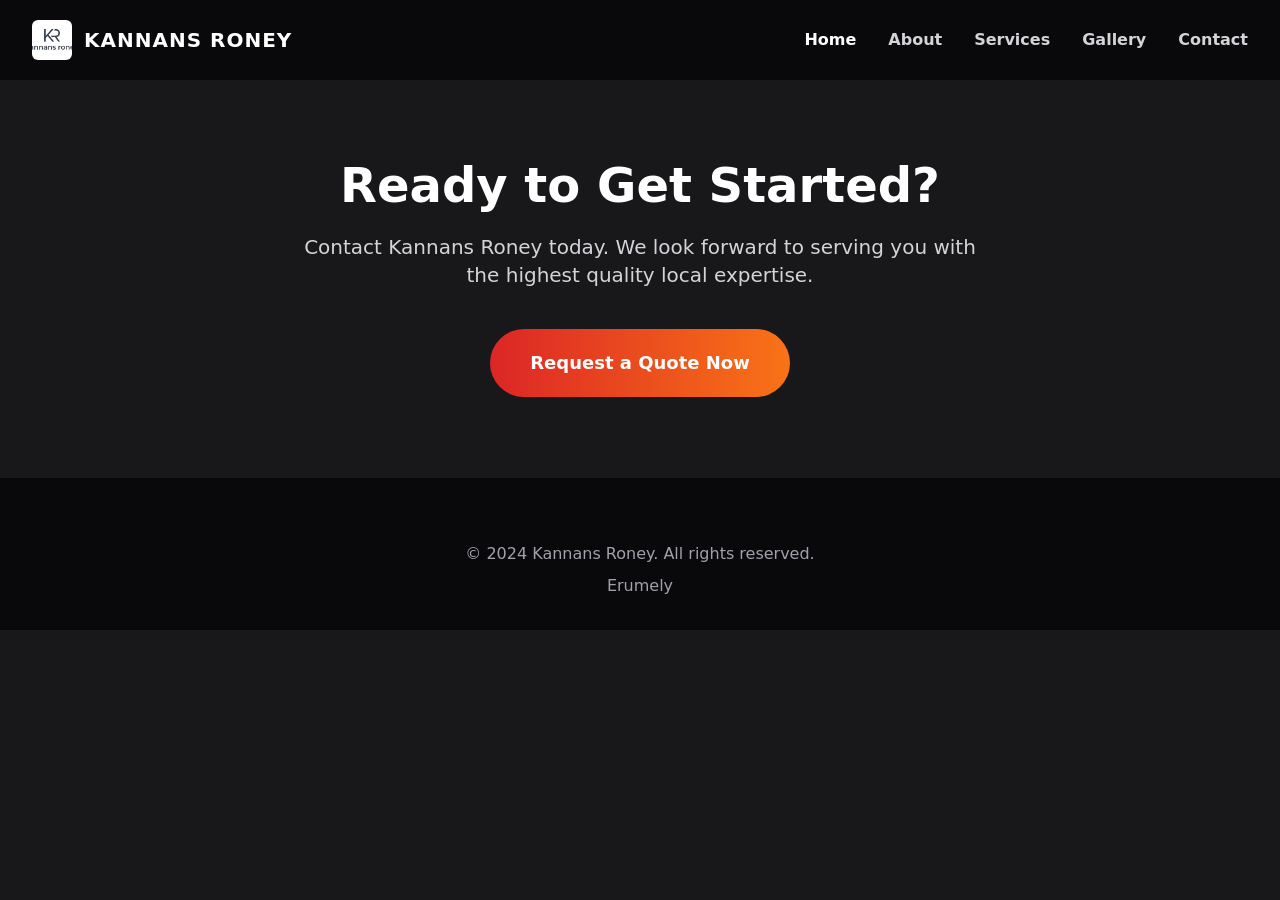
<file: index.html>
<!DOCTYPE html><html lang="en"><head>
  <meta charset="UTF-8">
  <meta name="viewport" content="width=device-width, initial-scale=1.0">
  <title>Home | kannans roney</title>
  
  <!-- SEO Meta Tags -->
  <meta name="description" content="kannans roney - Quality local business. erumely">
  <meta name="keywords" content="kannans roney">
  <meta name="author" content="kannans roney">
  <meta name="robots" content="index, follow">
  

  <!-- Open Graph / Facebook -->
  <meta property="og:type" content="website">
  <meta property="og:title" content="Home | kannans roney">
  <meta property="og:description" content="kannans roney - Quality local business. erumely">
  <meta property="og:site_name" content="kannans roney">
  
  

  <!-- Twitter -->
  <meta name="twitter:card" content="summary_large_image">
  <meta name="twitter:title" content="Home | kannans roney">
  <meta name="twitter:description" content="kannans roney - Quality local business. erumely">
  
  
  <!-- Favicon -->
  <link rel="icon" type="image/svg+xml" href="favicon.svg">
  
  <!-- JSON-LD Structured Data -->
  
  
  <link rel="preconnect" href="https://fonts.googleapis.com">
  <link rel="preconnect" href="https://fonts.gstatic.com" crossorigin="">
  <link href="https://fonts.googleapis.com/css2?family=Inter:wght@300;400;500;600;700;800&amp;family=Playfair+Display:wght@400;500;600;700&amp;display=swap" rel="stylesheet">
  <script>
    tailwind.config = {
      theme: {
        extend: {
          fontFamily: {
            sans: ['Inter', 'system-ui', 'sans-serif'],
            serif: ['Playfair Display', 'Georgia', 'serif'],
          },
        }
      }
    }
  </script>
  <style>
    html { scroll-behavior: smooth; }
    .animate-fade-in { animation: fadeIn 0.6s ease-out; }
    .animate-slide-up { animation: slideUp 0.6s ease-out; }
    .animate-scale-in { animation: scaleIn 0.5s ease-out; }
    @keyframes fadeIn { from { opacity: 0; } to { opacity: 1; } }
    @keyframes slideUp { from { opacity: 0; transform: translateY(30px); } to { opacity: 1; transform: translateY(0); } }
    @keyframes scaleIn { from { opacity: 0; transform: scale(0.95); } to { opacity: 1; transform: scale(1); } }
    .hover-lift { transition: transform 0.3s ease, box-shadow 0.3s ease; }
    .hover-lift:hover { transform: translateY(-8px); box-shadow: 0 20px 40px rgba(0,0,0,0.15); }
    /* Skip link for accessibility */
    .skip-link { position: absolute; left: -9999px; top: 0; z-index: 100000; padding: 8px 16px; background: #111; color: #fff; border-radius: 0 0 8px 0; }
    .skip-link:focus { left: 0; }
    /* Mobile menu helper: [data-mobile-menu] is hidden by default, shown when [data-mobile-menu-open] */
    /* !important beats Tailwind's .hidden utility which AI sometimes adds despite being told not to */
    [data-mobile-menu] { display: none !important; }
    [data-mobile-menu-open] [data-mobile-menu] { display: block !important; }
    @media (min-width: 768px) {
      [data-mobile-menu], [data-mobile-menu-open] [data-mobile-menu] { display: none !important; }
    }

    /* ---- Mobile safety net ----
       Protects generated pages when the model forgets responsive variants.
       Kept minimal and only triggers on small viewports so desktop layouts
       stay untouched. */
    html, body { overflow-x: hidden; }
    @supports (overflow-x: clip) {
      html, body { overflow-x: clip; } /* preserves position:sticky */
    }
    img, video, iframe { max-width: 100%; }
    @media (max-width: 640px) {
      /* Clamp oversize headings that ship without responsive variants */
      .text-6xl { font-size: 2.5rem !important; line-height: 1.15 !important; }
      .text-7xl { font-size: 2.75rem !important; line-height: 1.1 !important; }
      .text-8xl { font-size: 3rem !important; line-height: 1.05 !important; }
      .text-9xl { font-size: 3.25rem !important; line-height: 1 !important; }
      /* Trim excessive section padding on phones */
      .px-16, .px-20, .px-24, .px-28, .px-32 { padding-left: 1.25rem !important; padding-right: 1.25rem !important; }
      .py-24, .py-28, .py-32, .py-36, .py-40 { padding-top: 3.5rem !important; padding-bottom: 3.5rem !important; }
      /* Full-viewport heroes shouldn't require scrolling to see CTA */
      .min-h-screen { min-height: 85vh !important; }
      /* Decorative blobs overflow on narrow screens — dial them back */
      .blur-3xl { filter: blur(48px); }
    }
  </style>
  <link rel="canonical" href="https://akhilsivanand5000.github.io/kannans-roney-monsqq3q/">
  <meta property="og:url" content="https://akhilsivanand5000.github.io/kannans-roney-monsqq3q/">
  <meta property="og:image" content="https://akhilsivanand5000.github.io/kannans-roney-monsqq3q/images/ai-logo-1777693222249.jpg">
  <meta name="twitter:image" content="https://akhilsivanand5000.github.io/kannans-roney-monsqq3q/images/ai-logo-1777693222249.jpg">
  <script type="application/ld+json">
{
  "@context": "https://schema.org",
  "@type": "LocalBusiness",
  "name": "kannans roney",
  "url": "https://akhilsivanand5000.github.io/kannans-roney-monsqq3q/",
  "image": "https://akhilsivanand5000.github.io/kannans-roney-monsqq3q/images/ai-logo-1777693222249.jpg",
  "address": {
    "@type": "PostalAddress",
    "streetAddress": "erumely"
  }
}
  </script>
<link rel="preload" as="style" href="styles.css"><link rel="stylesheet" href="styles.css"></head>
<body class="bg-zinc-900 text-white">
<a href="#main-content" class="skip-link">Skip to main content</a>
<a href="#main-content" class="skip-link sr-only focus:not-sr-only">Skip to main content</a>

<header class="sticky top-0 z-50 bg-zinc-950 border-b border-zinc-900">
  <div class="max-w-7xl mx-auto px-4 sm:px-6 lg:px-8">
    <div class="flex justify-between h-20 items-center">
      <div class="flex-shrink-0 flex items-center">
        <a href="index.html" class="flex items-center gap-3">
          <img src="images/ai-logo-1777693222249.jpg" alt="Kannans Roney" class="h-10 w-10 object-cover rounded-md">
          <span class="text-xl font-bold text-white uppercase tracking-wider">Kannans Roney</span>
        </a>
      </div>
      <nav class="hidden md:flex space-x-8" aria-label="Desktop Navigation">
        <a href="index.html" class="text-white hover:text-red-500 font-bold transition-colors">Home</a>
        <a href="about.html" class="text-zinc-300 hover:text-red-500 font-bold transition-colors">About</a>
        <a href="services.html" class="text-zinc-300 hover:text-red-500 font-bold transition-colors">Services</a>
        <a href="gallery.html" class="text-zinc-300 hover:text-red-500 font-bold transition-colors">Gallery</a>
        <a href="contact.html" class="text-zinc-300 hover:text-red-500 font-bold transition-colors">Contact</a>
      </nav>
      <div class="flex items-center md:hidden">
        <button type="button" data-menu-toggle="" class="text-zinc-300 hover:text-white p-2" aria-expanded="false" aria-label="Toggle navigation">
          <svg class="h-6 w-6" fill="none" viewBox="0 0 24 24" stroke="currentColor">
            <path stroke-linecap="round" stroke-linejoin="round" stroke-width="2" d="M4 6h16M4 12h16M4 18h16"></path>
          </svg>
        </button>
      </div>
    </div>
  </div>
  
  <div data-mobile-menu="" class="md:hidden bg-zinc-900 border-t border-zinc-800">
    <nav class="px-2 pt-2 pb-3 space-y-1 sm:px-3" aria-label="Mobile Navigation">
      <a href="index.html" class="block px-3 py-2 text-white font-bold hover:bg-zinc-800 rounded-md">Home</a>
      <a href="about.html" class="block px-3 py-2 text-zinc-300 font-bold hover:text-white hover:bg-zinc-800 rounded-md">About</a>
      <a href="services.html" class="block px-3 py-2 text-zinc-300 font-bold hover:text-white hover:bg-zinc-800 rounded-md">Services</a>
      <a href="gallery.html" class="block px-3 py-2 text-zinc-300 font-bold hover:text-white hover:bg-zinc-800 rounded-md">Gallery</a>
      <a href="contact.html" class="block px-3 py-2 text-zinc-300 font-bold hover:text-white hover:bg-zinc-800 rounded-md">Contact</a>
    </nav>
  </div>
</header>

<main id="main-content" tabindex="-1">
  <div class="bg-zinc-900 py-20">
    <div class="max-w-4xl mx-auto px-4 sm:px-6 lg:px-8 relative z-10 text-center">
      <h2 class="text-3xl md:text-5xl font-bold text-white mb-6">Ready to Get Started?</h2>
      <p class="text-lg md:text-xl text-zinc-300 mb-10 max-w-2xl mx-auto">Contact Kannans Roney today. We look forward to serving you with the highest quality local expertise.</p>
      <a href="contact.html" class="inline-block px-10 py-5 bg-gradient-to-r from-red-600 to-orange-500 text-white rounded-full font-bold text-lg hover:from-red-500 hover:to-orange-400 transition-all hover:scale-105 hover:shadow-[0_10px_40px_-10px_rgba(239,68,68,0.8)]">Request a Quote Now</a>
    </div>
  </div>
</main>

<footer class="bg-zinc-950 border-t border-zinc-900 pt-16 pb-8">
  <div class="max-w-7xl mx-auto px-4 sm:px-6 lg:px-8 text-center text-zinc-400">
    <p>© 2024 Kannans Roney. All rights reserved.</p>
    <p class="mt-2">Erumely</p>
  </div>
</footer>
<script>
  // Mobile menu: auto-detect elements + toggle handler.
  // AI frequently forgets data-menu-toggle / data-mobile-menu attributes;
  // this script finds and tags them at runtime so the CSS toggle always works.
  (function() {
    function initMobileMenu() {
      var scope = document.querySelector('header') || document.querySelector('nav') || document.body;
      // 1. Tag hamburger button if data-menu-toggle is missing
      if (!document.querySelector('[data-menu-toggle]')) {
        var btns = scope.querySelectorAll('button');
        for (var i = 0; i < btns.length; i++) {
          var cls = btns[i].className || '';
          if (/(?:^|s)(?:md|lg):hidden(?:s|$)/.test(cls)) {
            btns[i].setAttribute('data-menu-toggle', '');
            if (!btns[i].getAttribute('aria-label')) btns[i].setAttribute('aria-label', 'Toggle menu');
            btns[i].setAttribute('aria-expanded', 'false');
            break;
          }
        }
      }
      // 2. Tag mobile menu container if data-mobile-menu is missing
      if (!document.querySelector('[data-mobile-menu]')) {
        var els = scope.querySelectorAll('div, ul, nav');
        for (var i = 0; i < els.length; i++) {
          var el = els[i];
          var cls = el.className || '';
          if (/(?:^|s)(?:md|lg):hidden(?:s|$)/.test(cls) && el.querySelector('a') && el.tagName !== 'BUTTON') {
            el.setAttribute('data-mobile-menu', '');
            break;
          }
        }
      }
      // 3. Strip 'hidden' class from [data-mobile-menu] so our CSS rules control visibility
      var menus = document.querySelectorAll('[data-mobile-menu]');
      for (var i = 0; i < menus.length; i++) menus[i].classList.remove('hidden');

      // 4. Last resort: if a hamburger exists but no menu was generated, create
      // one from the desktop nav links so the button never feels dead.
      if (document.querySelector('[data-menu-toggle]') && !document.querySelector('[data-mobile-menu]')) {
        var nav = document.querySelector('header nav') || document.querySelector('nav') || document.querySelector('header');
        var desktopLinks = nav ? nav.querySelectorAll('a[href]') : [];
        if (nav && desktopLinks.length > 0) {
          var menu = document.createElement('div');
          menu.setAttribute('data-mobile-menu', '');
          menu.className = 'md:hidden px-4 pb-4 space-y-2';
          for (var j = 0; j < desktopLinks.length; j++) {
            var a = desktopLinks[j].cloneNode(true);
            a.classList.add('block', 'px-3', 'py-3');
            menu.appendChild(a);
          }
          nav.appendChild(menu);
        }
      }
    }
    if (document.readyState === 'loading') document.addEventListener('DOMContentLoaded', initMobileMenu);
    else initMobileMenu();

    // Toggle handler
    document.addEventListener('click', function(e) {
      var toggle = e.target.closest('[data-menu-toggle]');
      if (toggle) {
        e.preventDefault();
        var isOpen = document.body.hasAttribute('data-mobile-menu-open');
        if (isOpen) {
          document.body.removeAttribute('data-mobile-menu-open');
          toggle.setAttribute('aria-expanded', 'false');
        } else {
          document.body.setAttribute('data-mobile-menu-open', '');
          toggle.setAttribute('aria-expanded', 'true');
        }
        return;
      }
      // Close menu when clicking a link inside it
      var link = e.target.closest('[data-mobile-menu] a');
      if (link) {
        document.body.removeAttribute('data-mobile-menu-open');
        var t = document.querySelector('[data-menu-toggle]');
        if (t) t.setAttribute('aria-expanded', 'false');
      }
    });
  })();
</script>

</body></html>
</file>
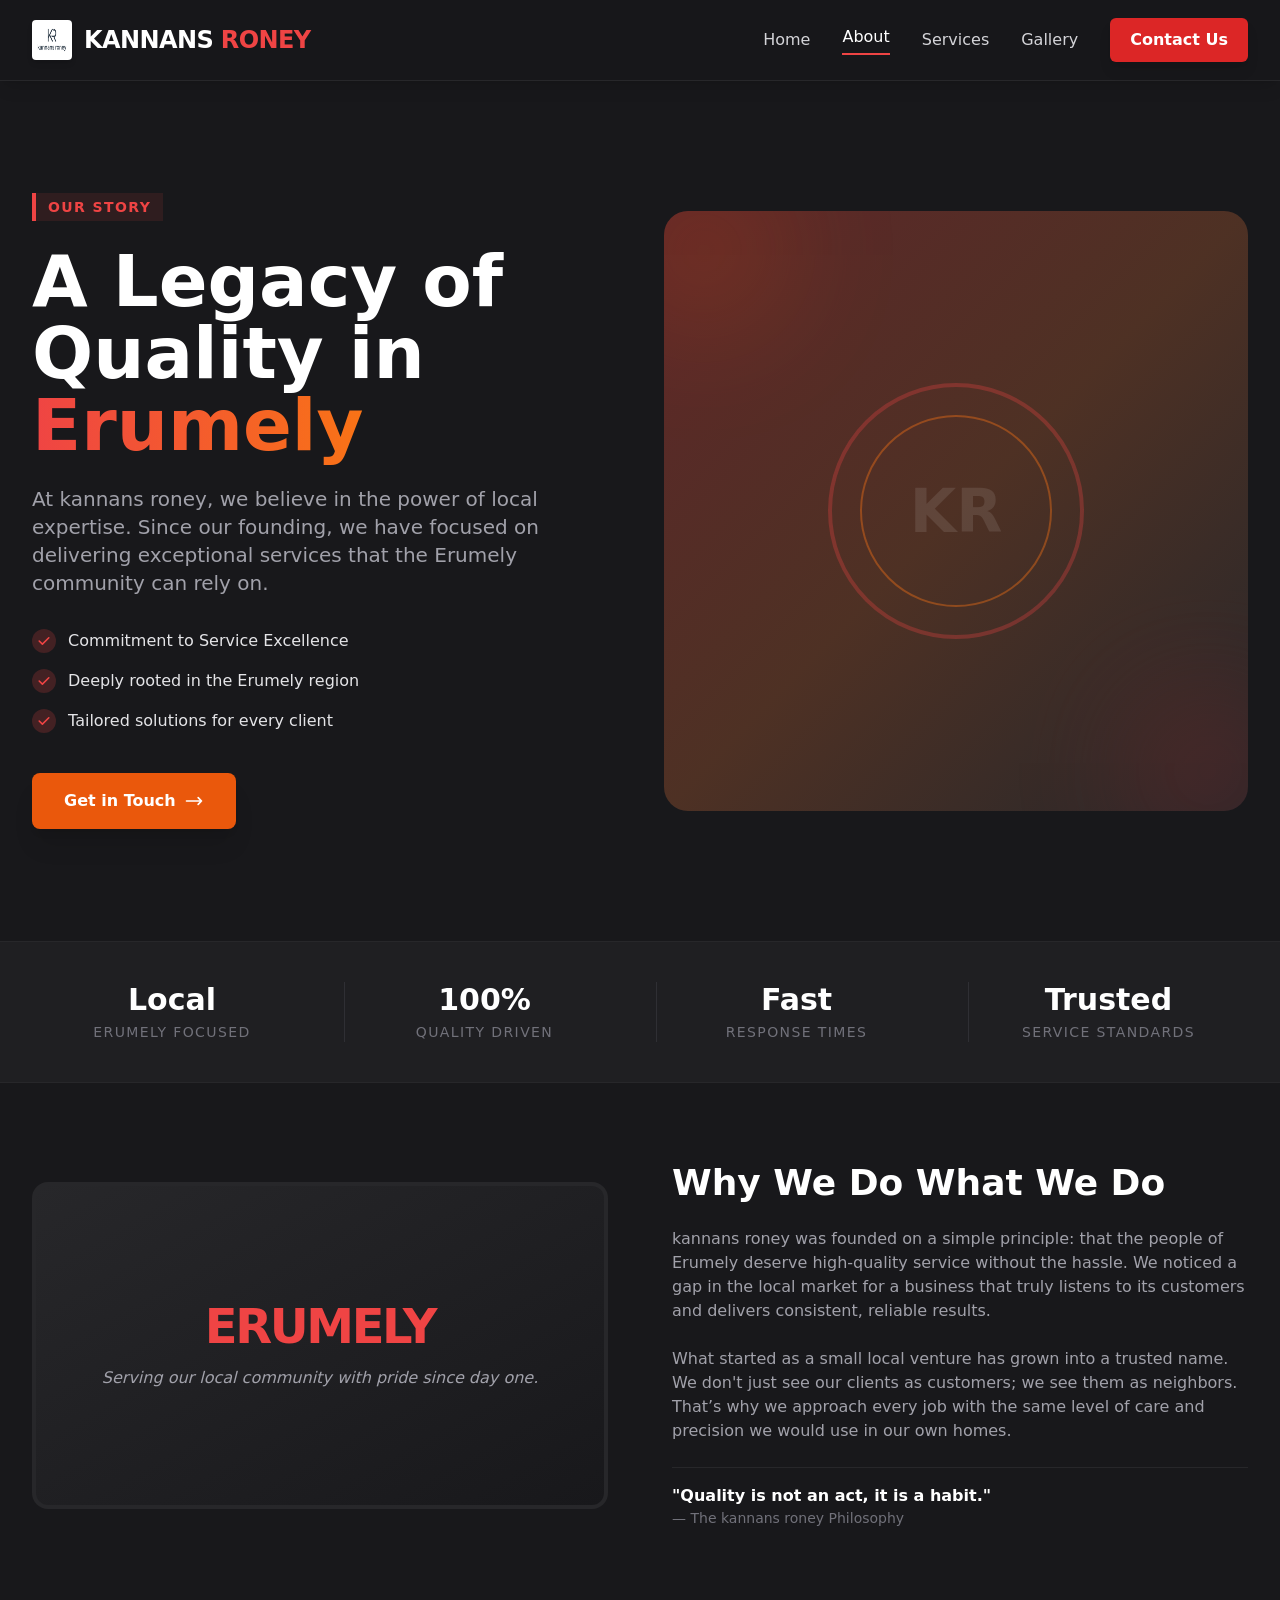
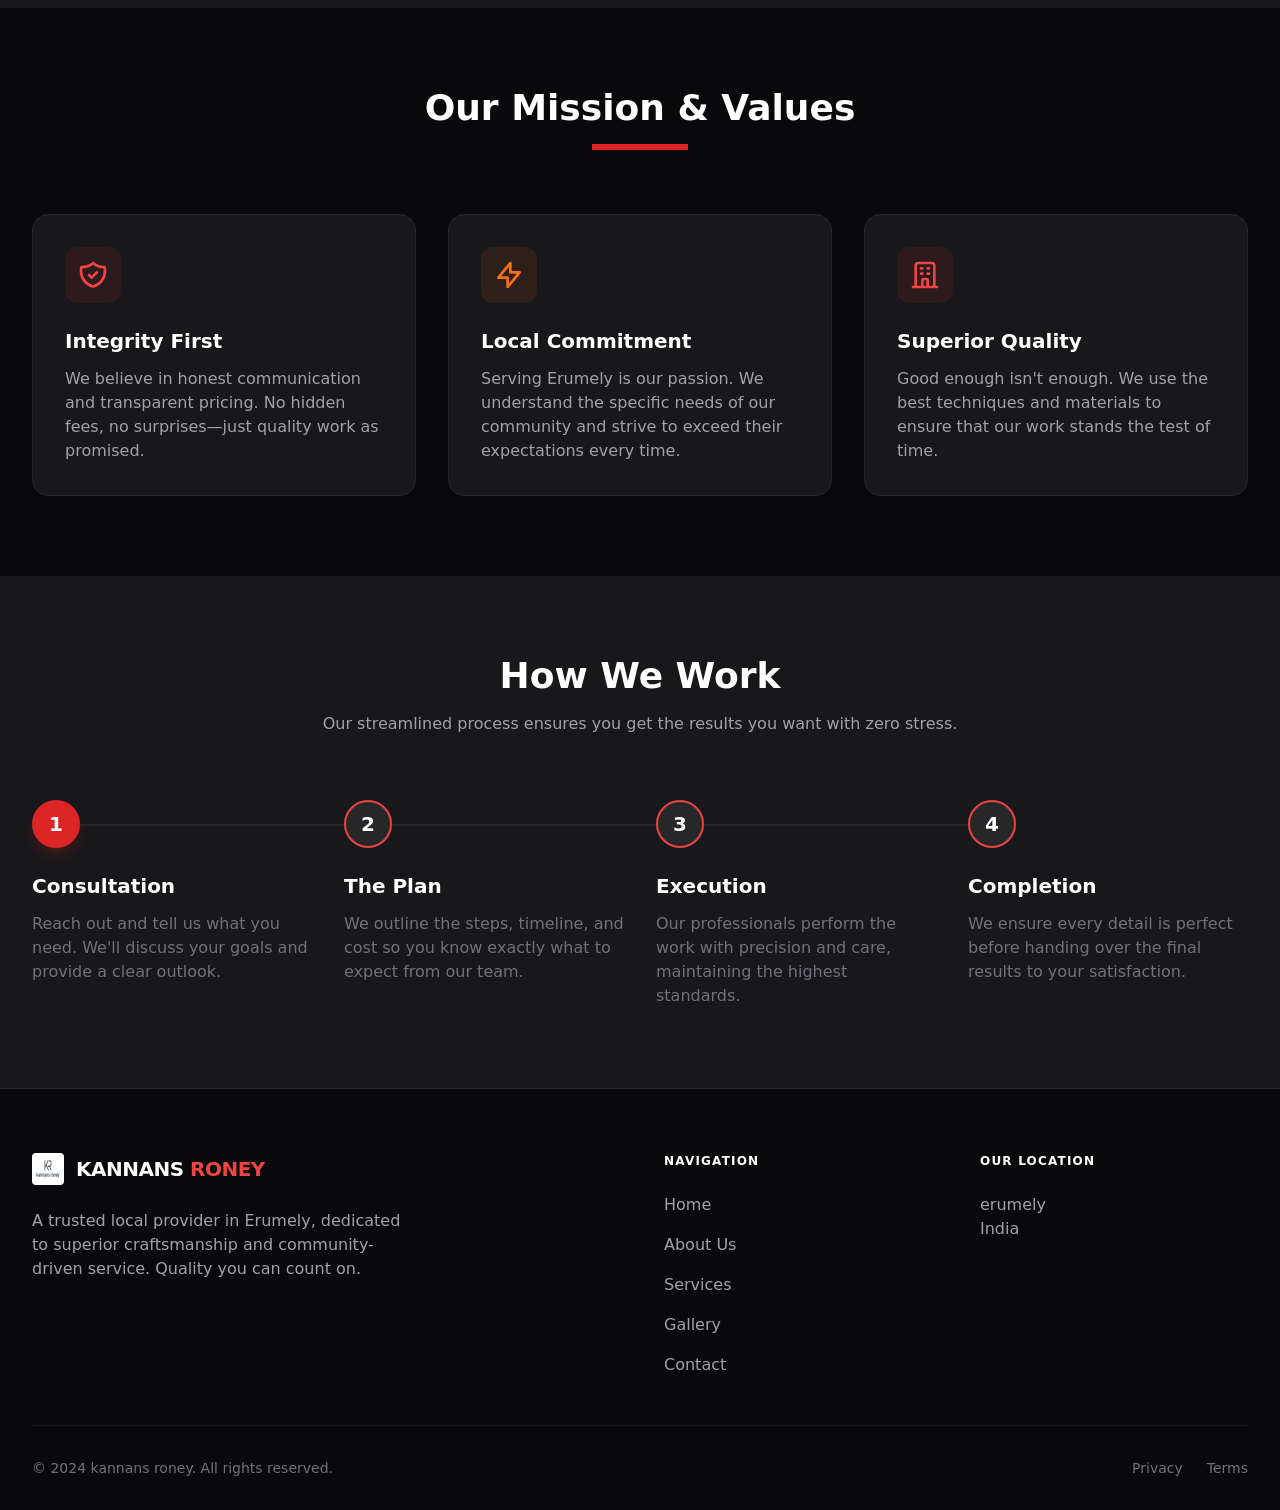
<file: about.html>
<!DOCTYPE html><html lang="en"><head>
  <meta charset="UTF-8">
  <meta name="viewport" content="width=device-width, initial-scale=1.0">
  <title>About | kannans roney</title>
  
  <!-- SEO Meta Tags -->
  <meta name="description" content="Learn about kannans roney. Discover our story, mission, and values.">
  <meta name="keywords" content="kannans roney">
  <meta name="author" content="kannans roney">
  <meta name="robots" content="index, follow">
  

  <!-- Open Graph / Facebook -->
  <meta property="og:type" content="website">
  <meta property="og:title" content="About | kannans roney">
  <meta property="og:description" content="Learn about kannans roney. Discover our story, mission, and values.">
  <meta property="og:site_name" content="kannans roney">
  
  

  <!-- Twitter -->
  <meta name="twitter:card" content="summary_large_image">
  <meta name="twitter:title" content="About | kannans roney">
  <meta name="twitter:description" content="Learn about kannans roney. Discover our story, mission, and values.">
  
  
  <!-- Favicon -->
  <link rel="icon" type="image/svg+xml" href="favicon.svg">
  
  <!-- JSON-LD Structured Data -->
  
  
  <link rel="preconnect" href="https://fonts.googleapis.com">
  <link rel="preconnect" href="https://fonts.gstatic.com" crossorigin="">
  <link href="https://fonts.googleapis.com/css2?family=Inter:wght@300;400;500;600;700;800&amp;family=Playfair+Display:wght@400;500;600;700&amp;display=swap" rel="stylesheet">
  <script>
    tailwind.config = {
      theme: {
        extend: {
          fontFamily: {
            sans: ['Inter', 'system-ui', 'sans-serif'],
            serif: ['Playfair Display', 'Georgia', 'serif'],
          },
        }
      }
    }
  </script>
  <style>
    html { scroll-behavior: smooth; }
    .animate-fade-in { animation: fadeIn 0.6s ease-out; }
    .animate-slide-up { animation: slideUp 0.6s ease-out; }
    .animate-scale-in { animation: scaleIn 0.5s ease-out; }
    @keyframes fadeIn { from { opacity: 0; } to { opacity: 1; } }
    @keyframes slideUp { from { opacity: 0; transform: translateY(30px); } to { opacity: 1; transform: translateY(0); } }
    @keyframes scaleIn { from { opacity: 0; transform: scale(0.95); } to { opacity: 1; transform: scale(1); } }
    .hover-lift { transition: transform 0.3s ease, box-shadow 0.3s ease; }
    .hover-lift:hover { transform: translateY(-8px); box-shadow: 0 20px 40px rgba(0,0,0,0.15); }
    /* Skip link for accessibility */
    .skip-link { position: absolute; left: -9999px; top: 0; z-index: 100000; padding: 8px 16px; background: #111; color: #fff; border-radius: 0 0 8px 0; }
    .skip-link:focus { left: 0; }
    /* Mobile menu helper: [data-mobile-menu] is hidden by default, shown when [data-mobile-menu-open] */
    /* !important beats Tailwind's .hidden utility which AI sometimes adds despite being told not to */
    [data-mobile-menu] { display: none !important; }
    [data-mobile-menu-open] [data-mobile-menu] { display: block !important; }
    @media (min-width: 768px) {
      [data-mobile-menu], [data-mobile-menu-open] [data-mobile-menu] { display: none !important; }
    }

    /* ---- Mobile safety net ----
       Protects generated pages when the model forgets responsive variants.
       Kept minimal and only triggers on small viewports so desktop layouts
       stay untouched. */
    html, body { overflow-x: hidden; }
    @supports (overflow-x: clip) {
      html, body { overflow-x: clip; } /* preserves position:sticky */
    }
    img, video, iframe { max-width: 100%; }
    @media (max-width: 640px) {
      /* Clamp oversize headings that ship without responsive variants */
      .text-6xl { font-size: 2.5rem !important; line-height: 1.15 !important; }
      .text-7xl { font-size: 2.75rem !important; line-height: 1.1 !important; }
      .text-8xl { font-size: 3rem !important; line-height: 1.05 !important; }
      .text-9xl { font-size: 3.25rem !important; line-height: 1 !important; }
      /* Trim excessive section padding on phones */
      .px-16, .px-20, .px-24, .px-28, .px-32 { padding-left: 1.25rem !important; padding-right: 1.25rem !important; }
      .py-24, .py-28, .py-32, .py-36, .py-40 { padding-top: 3.5rem !important; padding-bottom: 3.5rem !important; }
      /* Full-viewport heroes shouldn't require scrolling to see CTA */
      .min-h-screen { min-height: 85vh !important; }
      /* Decorative blobs overflow on narrow screens — dial them back */
      .blur-3xl { filter: blur(48px); }
    }
  </style>
  <link rel="canonical" href="https://akhilsivanand5000.github.io/kannans-roney-monsqq3q/about.html">
  <meta property="og:url" content="https://akhilsivanand5000.github.io/kannans-roney-monsqq3q/about.html">
  <meta property="og:image" content="https://akhilsivanand5000.github.io/kannans-roney-monsqq3q/images/ai-logo-1777693222249.jpg">
  <meta name="twitter:image" content="https://akhilsivanand5000.github.io/kannans-roney-monsqq3q/images/ai-logo-1777693222249.jpg">
  <script type="application/ld+json">
{
  "@context": "https://schema.org",
  "@type": "LocalBusiness",
  "name": "kannans roney",
  "url": "https://akhilsivanand5000.github.io/kannans-roney-monsqq3q/about.html",
  "image": "https://akhilsivanand5000.github.io/kannans-roney-monsqq3q/images/ai-logo-1777693222249.jpg",
  "address": {
    "@type": "PostalAddress",
    "streetAddress": "erumely"
  }
}
  </script>
<link rel="preload" as="style" href="styles.css"><link rel="stylesheet" href="styles.css"></head>
<body class="bg-zinc-900 text-white">
<a href="#main-content" class="skip-link">Skip to main content</a>
<a href="#main-content" class="skip-link">Skip to main content</a>
<!-- Navigation -->
<nav class="sticky top-0 z-50 w-full bg-zinc-900/90 backdrop-blur-md border-b border-zinc-800 shadow-lg">
  <div class="max-w-7xl mx-auto px-4 sm:px-6 lg:px-8">
    <div class="flex justify-between items-center h-20">
      <div class="flex items-center shrink-0">
        <a href="index.html" class="flex items-center gap-3 group">
          <img src="images/ai-logo-1777693222249.jpg" alt="kannans roney logo" class="w-10 h-10 rounded shadow-md group-hover:scale-105 transition-transform duration-300">
          <span class="text-xl md:text-2xl font-bold text-white tracking-tight uppercase">kannans <span class="text-red-500">roney</span></span>
        </a>
      </div>
      
      <!-- Desktop Nav -->
      <div class="hidden md:flex items-center space-x-8">
        <a href="index.html" class="text-zinc-300 hover:text-red-500 font-medium transition-colors">Home</a>
        <a href="about.html" class="text-white border-b-2 border-red-500 font-medium pb-1">About</a>
        <a href="services.html" class="text-zinc-300 hover:text-red-500 font-medium transition-colors">Services</a>
        <a href="gallery.html" class="text-zinc-300 hover:text-red-500 font-medium transition-colors">Gallery</a>
        <a href="contact.html" class="px-5 py-2.5 bg-red-600 hover:bg-red-700 text-white rounded-md font-semibold transition-all shadow-lg hover:shadow-red-900/20">Contact Us</a>
      </div>

      <!-- Mobile Menu Button -->
      <button type="button" data-menu-toggle="" aria-label="Toggle menu" aria-expanded="false" class="md:hidden p-2 text-zinc-400 hover:text-white transition-colors">
        <svg class="w-8 h-8" fill="none" stroke="currentColor" viewBox="0 0 24 24"><path stroke-linecap="round" stroke-linejoin="round" stroke-width="2" d="M4 6h16M4 12h16M4 18h16"></path></svg>
      </button>
    </div>
  </div>

  <!-- Mobile Menu -->
  <div data-mobile-menu="" class="md:hidden bg-zinc-900 border-b border-zinc-800 px-4 pt-2 pb-6 space-y-2">
    <a href="index.html" class="block px-3 py-4 text-base font-medium text-zinc-300 border-b border-zinc-800/50">Home</a>
    <a href="about.html" class="block px-3 py-4 text-base font-medium text-white border-b border-zinc-800/50">About</a>
    <a href="services.html" class="block px-3 py-4 text-base font-medium text-zinc-300 border-b border-zinc-800/50">Services</a>
    <a href="gallery.html" class="block px-3 py-4 text-base font-medium text-zinc-300 border-b border-zinc-800/50">Gallery</a>
    <a href="contact.html" class="block px-3 py-4 text-base font-medium text-red-500">Contact Us</a>
  </div>
</nav>

<main id="main-content" tabindex="-1">
  <!-- Page Header / Hero Split -->
  <section data-section-pattern="hero_editorial_split" class="relative overflow-hidden bg-zinc-900 px-4 sm:px-6 lg:px-8 py-16 md:py-28">
    <div class="max-w-7xl mx-auto grid grid-cols-1 lg:grid-cols-2 gap-12 items-center">
      <div class="order-2 lg:order-1 animate-fadeIn">
        <div class="inline-block px-3 py-1 mb-6 text-sm font-bold tracking-widest text-red-500 uppercase border-l-4 border-red-500 bg-red-500/10">
          Our Story
        </div>
        <h1 class="text-4xl sm:text-5xl md:text-7xl font-bold text-white leading-tight mb-6">
          A Legacy of Quality in <span class="text-transparent bg-clip-text bg-gradient-to-r from-red-500 to-orange-500">Erumely</span>
        </h1>
        <p class="text-lg md:text-xl text-zinc-400 mb-8 max-w-xl">
          At kannans roney, we believe in the power of local expertise. Since our founding, we have focused on delivering exceptional services that the Erumely community can rely on.
        </p>
        <ul class="space-y-4 mb-10">
          <li class="flex items-start gap-3">
            <span class="flex-shrink-0 w-6 h-6 rounded-full bg-red-500/20 text-red-500 flex items-center justify-center">
              <svg class="w-4 h-4" fill="currentColor" viewBox="0 0 20 20"><path fill-rule="evenodd" d="M16.707 5.293a1 1 0 010 1.414l-8 8a1 1 0 01-1.414 0l-4-4a1 1 0 011.414-1.414L8 12.586l7.293-7.293a1 1 0 011.414 0z" clip-rule="evenodd"></path></svg>
            </span>
            <span class="text-zinc-200 font-medium">Commitment to Service Excellence</span>
          </li>
          <li class="flex items-start gap-3">
            <span class="flex-shrink-0 w-6 h-6 rounded-full bg-red-500/20 text-red-500 flex items-center justify-center">
              <svg class="w-4 h-4" fill="currentColor" viewBox="0 0 20 20"><path fill-rule="evenodd" d="M16.707 5.293a1 1 0 010 1.414l-8 8a1 1 0 01-1.414 0l-4-4a1 1 0 011.414-1.414L8 12.586l7.293-7.293a1 1 0 011.414 0z" clip-rule="evenodd"></path></svg>
            </span>
            <span class="text-zinc-200 font-medium">Deeply rooted in the Erumely region</span>
          </li>
          <li class="flex items-start gap-3">
            <span class="flex-shrink-0 w-6 h-6 rounded-full bg-red-500/20 text-red-500 flex items-center justify-center">
              <svg class="w-4 h-4" fill="currentColor" viewBox="0 0 20 20"><path fill-rule="evenodd" d="M16.707 5.293a1 1 0 010 1.414l-8 8a1 1 0 01-1.414 0l-4-4a1 1 0 011.414-1.414L8 12.586l7.293-7.293a1 1 0 011.414 0z" clip-rule="evenodd"></path></svg>
            </span>
            <span class="text-zinc-200 font-medium">Tailored solutions for every client</span>
          </li>
        </ul>
        <a href="contact.html" class="inline-flex items-center px-8 py-4 bg-orange-600 hover:bg-orange-500 text-white font-bold rounded-lg transition-all shadow-xl hover:shadow-orange-900/30">
          Get in Touch
          <svg class="w-5 h-5 ml-2" fill="none" stroke="currentColor" viewBox="0 0 24 24"><path stroke-linecap="round" stroke-linejoin="round" stroke-width="2" d="M17 8l4 4m0 0l-4 4m4-4H3"></path></svg>
        </a>
      </div>
      <div class="order-1 lg:order-2 relative aspect-square md:aspect-auto md:h-[600px] bg-zinc-800 rounded-3xl overflow-hidden group">
        <div class="absolute inset-0 bg-gradient-to-br from-red-600/30 via-orange-600/20 to-transparent"></div>
        <div class="absolute inset-0 flex items-center justify-center">
          <div class="w-64 h-64 border-4 border-red-500/30 rounded-full animate-pulse flex items-center justify-center">
             <div class="w-48 h-48 border-2 border-orange-500/40 rounded-full flex items-center justify-center">
               <span class="font-black text-white/10 select-none text-4xl sm:text-5xl md:text-6xl">KR</span>
             </div>
          </div>
        </div>
        <!-- Decorative geometric elements -->
        <div class="absolute -bottom-10 -right-10 w-40 h-40 bg-red-600 rounded-full blur-3xl opacity-20"></div>
        <div class="absolute -top-10 -left-10 w-40 h-40 bg-orange-600 rounded-full blur-3xl opacity-20"></div>
      </div>
    </div>
  </section>

  <!-- Trust Bar -->
  <section data-section-pattern="trust_bar_local" class="bg-zinc-800/50 py-10 border-y border-zinc-800 px-4 sm:px-6 lg:px-8">
    <div class="max-w-7xl mx-auto">
      <div class="grid grid-cols-2 md:grid-cols-4 gap-8 text-center">
        <div class="space-y-1">
          <div class="text-3xl font-bold text-white">Local</div>
          <div class="text-sm uppercase tracking-widest text-zinc-500">Erumely Focused</div>
        </div>
        <div class="space-y-1 border-l border-zinc-700/50">
          <div class="text-3xl font-bold text-white">100%</div>
          <div class="text-sm uppercase tracking-widest text-zinc-500">Quality Driven</div>
        </div>
        <div class="space-y-1 border-l border-zinc-700/50">
          <div class="text-3xl font-bold text-white">Fast</div>
          <div class="text-sm uppercase tracking-widest text-zinc-500">Response Times</div>
        </div>
        <div class="space-y-1 border-l border-zinc-700/50">
          <div class="text-3xl font-bold text-white">Trusted</div>
          <div class="text-sm uppercase tracking-widest text-zinc-500">Service Standards</div>
        </div>
      </div>
    </div>
  </section>

  <!-- Narrative Section -->
  <section class="py-20 px-4 sm:px-6 lg:px-8 bg-zinc-900">
    <div class="max-w-7xl mx-auto">
      <div class="flex flex-col md:flex-row gap-16 items-center">
        <div class="w-full md:w-1/2">
          <div class="relative rounded-2xl bg-zinc-800 p-1">
             <div class="aspect-video bg-gradient-to-br from-zinc-800 to-zinc-900 rounded-xl flex items-center justify-center overflow-hidden">
                <div class="p-8 text-center">
                  <span class="block text-5xl font-bold text-red-500 mb-4 tracking-tighter">ERUMELY</span>
                  <p class="text-zinc-400 italic">Serving our local community with pride since day one.</p>
                </div>
             </div>
          </div>
        </div>
        <div class="w-full md:w-1/2">
          <h2 class="text-3xl md:text-4xl font-bold text-white mb-6">Why We Do What We Do</h2>
          <div class="space-y-6 text-zinc-400">
            <p>
              kannans roney was founded on a simple principle: that the people of Erumely deserve high-quality service without the hassle. We noticed a gap in the local market for a business that truly listens to its customers and delivers consistent, reliable results.
            </p>
            <p>
              What started as a small local venture has grown into a trusted name. We don't just see our clients as customers; we see them as neighbors. That’s why we approach every job with the same level of care and precision we would use in our own homes.
            </p>
            <div class="pt-4 border-t border-zinc-800">
              <p class="text-white font-semibold">"Quality is not an act, it is a habit."</p>
              <p class="text-sm text-zinc-500">— The kannans roney Philosophy</p>
            </div>
          </div>
        </div>
      </div>
    </div>
  </section>

  <!-- Mission & Values -->
  <section class="py-20 px-4 sm:px-6 lg:px-8 bg-zinc-950">
    <div class="max-w-7xl mx-auto">
      <div class="text-center mb-16">
        <h2 class="text-3xl md:text-4xl font-bold text-white mb-4">Our Mission &amp; Values</h2>
        <div class="w-24 h-1.5 bg-red-600 mx-auto"></div>
      </div>
      <div class="grid grid-cols-1 md:grid-cols-3 gap-8">
        <!-- Value 1 -->
        <div class="bg-zinc-900 p-8 rounded-2xl border border-zinc-800 hover:border-red-500/50 transition-all duration-300 group">
          <div class="w-14 h-14 bg-red-600/10 rounded-xl flex items-center justify-center text-red-500 mb-6 group-hover:scale-110 transition-transform">
            <svg class="w-8 h-8" fill="none" stroke="currentColor" viewBox="0 0 24 24"><path stroke-linecap="round" stroke-linejoin="round" stroke-width="2" d="M9 12l2 2 4-4m5.618-4.016A11.955 11.955 0 0112 2.944a11.955 11.955 0 01-8.618 3.04A12.02 12.02 0 003 9c0 5.591 3.824 10.29 9 11.622 5.176-1.332 9-6.03 9-11.622 0-1.042-.133-2.052-.382-3.016z"></path></svg>
          </div>
          <h3 class="text-xl font-bold text-white mb-3">Integrity First</h3>
          <p class="text-zinc-400">We believe in honest communication and transparent pricing. No hidden fees, no surprises—just quality work as promised.</p>
        </div>
        <!-- Value 2 -->
        <div class="bg-zinc-900 p-8 rounded-2xl border border-zinc-800 hover:border-red-500/50 transition-all duration-300 group">
          <div class="w-14 h-14 bg-orange-600/10 rounded-xl flex items-center justify-center text-orange-500 mb-6 group-hover:scale-110 transition-transform">
            <svg class="w-8 h-8" fill="none" stroke="currentColor" viewBox="0 0 24 24"><path stroke-linecap="round" stroke-linejoin="round" stroke-width="2" d="M13 10V3L4 14h7v7l9-11h-7z"></path></svg>
          </div>
          <h3 class="text-xl font-bold text-white mb-3">Local Commitment</h3>
          <p class="text-zinc-400">Serving Erumely is our passion. We understand the specific needs of our community and strive to exceed their expectations every time.</p>
        </div>
        <!-- Value 3 -->
        <div class="bg-zinc-900 p-8 rounded-2xl border border-zinc-800 hover:border-red-500/50 transition-all duration-300 group">
          <div class="w-14 h-14 bg-red-600/10 rounded-xl flex items-center justify-center text-red-500 mb-6 group-hover:scale-110 transition-transform">
            <svg class="w-8 h-8" fill="none" stroke="currentColor" viewBox="0 0 24 24"><path stroke-linecap="round" stroke-linejoin="round" stroke-width="2" d="M19 21V5a2 2 0 00-2-2H7a2 2 0 00-2 2v16m14 0h2m-2 0h-5m-9 0H3m2 0h5M9 7h1m-1 4h1m4-4h1m-1 4h1m-5 10v-5a1 1 0 011-1h2a1 1 0 011 1v5m-4 0h4"></path></svg>
          </div>
          <h3 class="text-xl font-bold text-white mb-3">Superior Quality</h3>
          <p class="text-zinc-400">Good enough isn't enough. We use the best techniques and materials to ensure that our work stands the test of time.</p>
        </div>
      </div>
    </div>
  </section>

  <!-- Process Timeline -->
  <section data-section-pattern="process_timeline" class="py-20 px-4 sm:px-6 lg:px-8 bg-zinc-900 overflow-hidden">
    <div class="max-w-7xl mx-auto">
      <div class="text-center mb-16">
        <h2 class="text-3xl md:text-4xl font-bold text-white mb-4">How We Work</h2>
        <p class="text-zinc-400 max-w-2xl mx-auto">Our streamlined process ensures you get the results you want with zero stress.</p>
      </div>
      <div class="grid grid-cols-1 md:grid-cols-4 gap-8">
        <div class="relative">
          <div class="mb-6 flex items-center">
            <span class="flex items-center justify-center w-12 h-12 bg-red-600 text-white font-bold rounded-full text-xl z-10 shadow-lg shadow-red-900/40">1</span>
            <div class="hidden md:block absolute left-12 w-full h-0.5 bg-zinc-800 top-6"></div>
          </div>
          <h4 class="text-xl font-semibold text-white mb-3">Consultation</h4>
          <p class="text-zinc-500">Reach out and tell us what you need. We'll discuss your goals and provide a clear outlook.</p>
        </div>
        <div class="relative">
          <div class="mb-6 flex items-center">
            <span class="flex items-center justify-center w-12 h-12 bg-zinc-800 border-2 border-red-500 text-white font-bold rounded-full text-xl z-10">2</span>
            <div class="hidden md:block absolute left-12 w-full h-0.5 bg-zinc-800 top-6"></div>
          </div>
          <h4 class="text-xl font-semibold text-white mb-3">The Plan</h4>
          <p class="text-zinc-500">We outline the steps, timeline, and cost so you know exactly what to expect from our team.</p>
        </div>
        <div class="relative">
          <div class="mb-6 flex items-center">
            <span class="flex items-center justify-center w-12 h-12 bg-zinc-800 border-2 border-red-500 text-white font-bold rounded-full text-xl z-10">3</span>
            <div class="hidden md:block absolute left-12 w-full h-0.5 bg-zinc-800 top-6"></div>
          </div>
          <h4 class="text-xl font-semibold text-white mb-3">Execution</h4>
          <p class="text-zinc-500">Our professionals perform the work with precision and care, maintaining the highest standards.</p>
        </div>
        <div class="relative">
          <div class="mb-6 flex items-center">
            <span class="flex items-center justify-center w-12 h-12 bg-zinc-800 border-2 border-red-500 text-white font-bold rounded-full text-xl z-10">4</span>
          </div>
          <h4 class="text-xl font-semibold text-white mb-3">Completion</h4>
          <p class="text-zinc-500">We ensure every detail is perfect before handing over the final results to your satisfaction.</p>
        </div>
      </div>
    </div>
  </section>
</main>

<footer class="bg-zinc-950 border-t border-zinc-800 pt-16 pb-8">
  <div class="max-w-7xl mx-auto px-4 sm:px-6 lg:px-8">
    <div class="grid grid-cols-1 md:grid-cols-4 gap-12 mb-12">
      <div class="col-span-1 md:col-span-2">
        <a href="index.html" class="flex items-center gap-3 mb-6">
          <img src="images/ai-logo-1777693222249.jpg" alt="kannans roney logo" class="w-8 h-8 rounded">
          <span class="text-xl font-bold text-white uppercase tracking-tight">kannans <span class="text-red-500">roney</span></span>
        </a>
        <p class="text-zinc-400 max-w-sm">
          A trusted local provider in Erumely, dedicated to superior craftsmanship and community-driven service. Quality you can count on.
        </p>
      </div>
      <div>
        <h4 class="text-white font-bold uppercase tracking-widest text-xs mb-6">Navigation</h4>
        <ul class="space-y-4">
          <li><a href="index.html" class="text-zinc-400 hover:text-red-500 transition-colors">Home</a></li>
          <li><a href="about.html" class="text-zinc-400 hover:text-red-500 transition-colors">About Us</a></li>
          <li><a href="services.html" class="text-zinc-400 hover:text-red-500 transition-colors">Services</a></li>
          <li><a href="gallery.html" class="text-zinc-400 hover:text-red-500 transition-colors">Gallery</a></li>
          <li><a href="contact.html" class="text-zinc-400 hover:text-red-500 transition-colors">Contact</a></li>
        </ul>
      </div>
      <div>
        <h4 class="text-white font-bold uppercase tracking-widest text-xs mb-6">Our Location</h4>
        <p class="text-zinc-400">
          erumely<br>
          India
        </p>
      </div>
    </div>
    <div class="pt-8 border-t border-zinc-900 flex flex-col md:flex-row justify-between items-center gap-4">
      <p class="text-zinc-500 text-sm text-center md:text-left">
        © 2024 kannans roney. All rights reserved.
      </p>
      <div class="flex space-x-6 text-sm">
        <a href="contact.html" class="text-zinc-500 hover:text-white transition-colors">Privacy</a>
        <a href="contact.html" class="text-zinc-500 hover:text-white transition-colors">Terms</a>
      </div>
    </div>
  </div>
</footer>
<script>
  // Mobile menu: auto-detect elements + toggle handler.
  // AI frequently forgets data-menu-toggle / data-mobile-menu attributes;
  // this script finds and tags them at runtime so the CSS toggle always works.
  (function() {
    function initMobileMenu() {
      var scope = document.querySelector('header') || document.querySelector('nav') || document.body;
      // 1. Tag hamburger button if data-menu-toggle is missing
      if (!document.querySelector('[data-menu-toggle]')) {
        var btns = scope.querySelectorAll('button');
        for (var i = 0; i < btns.length; i++) {
          var cls = btns[i].className || '';
          if (/(?:^|s)(?:md|lg):hidden(?:s|$)/.test(cls)) {
            btns[i].setAttribute('data-menu-toggle', '');
            if (!btns[i].getAttribute('aria-label')) btns[i].setAttribute('aria-label', 'Toggle menu');
            btns[i].setAttribute('aria-expanded', 'false');
            break;
          }
        }
      }
      // 2. Tag mobile menu container if data-mobile-menu is missing
      if (!document.querySelector('[data-mobile-menu]')) {
        var els = scope.querySelectorAll('div, ul, nav');
        for (var i = 0; i < els.length; i++) {
          var el = els[i];
          var cls = el.className || '';
          if (/(?:^|s)(?:md|lg):hidden(?:s|$)/.test(cls) && el.querySelector('a') && el.tagName !== 'BUTTON') {
            el.setAttribute('data-mobile-menu', '');
            break;
          }
        }
      }
      // 3. Strip 'hidden' class from [data-mobile-menu] so our CSS rules control visibility
      var menus = document.querySelectorAll('[data-mobile-menu]');
      for (var i = 0; i < menus.length; i++) menus[i].classList.remove('hidden');

      // 4. Last resort: if a hamburger exists but no menu was generated, create
      // one from the desktop nav links so the button never feels dead.
      if (document.querySelector('[data-menu-toggle]') && !document.querySelector('[data-mobile-menu]')) {
        var nav = document.querySelector('header nav') || document.querySelector('nav') || document.querySelector('header');
        var desktopLinks = nav ? nav.querySelectorAll('a[href]') : [];
        if (nav && desktopLinks.length > 0) {
          var menu = document.createElement('div');
          menu.setAttribute('data-mobile-menu', '');
          menu.className = 'md:hidden px-4 pb-4 space-y-2';
          for (var j = 0; j < desktopLinks.length; j++) {
            var a = desktopLinks[j].cloneNode(true);
            a.classList.add('block', 'px-3', 'py-3');
            menu.appendChild(a);
          }
          nav.appendChild(menu);
        }
      }
    }
    if (document.readyState === 'loading') document.addEventListener('DOMContentLoaded', initMobileMenu);
    else initMobileMenu();

    // Toggle handler
    document.addEventListener('click', function(e) {
      var toggle = e.target.closest('[data-menu-toggle]');
      if (toggle) {
        e.preventDefault();
        var isOpen = document.body.hasAttribute('data-mobile-menu-open');
        if (isOpen) {
          document.body.removeAttribute('data-mobile-menu-open');
          toggle.setAttribute('aria-expanded', 'false');
        } else {
          document.body.setAttribute('data-mobile-menu-open', '');
          toggle.setAttribute('aria-expanded', 'true');
        }
        return;
      }
      // Close menu when clicking a link inside it
      var link = e.target.closest('[data-mobile-menu] a');
      if (link) {
        document.body.removeAttribute('data-mobile-menu-open');
        var t = document.querySelector('[data-menu-toggle]');
        if (t) t.setAttribute('aria-expanded', 'false');
      }
    });
  })();
</script>

</body></html>
</file>
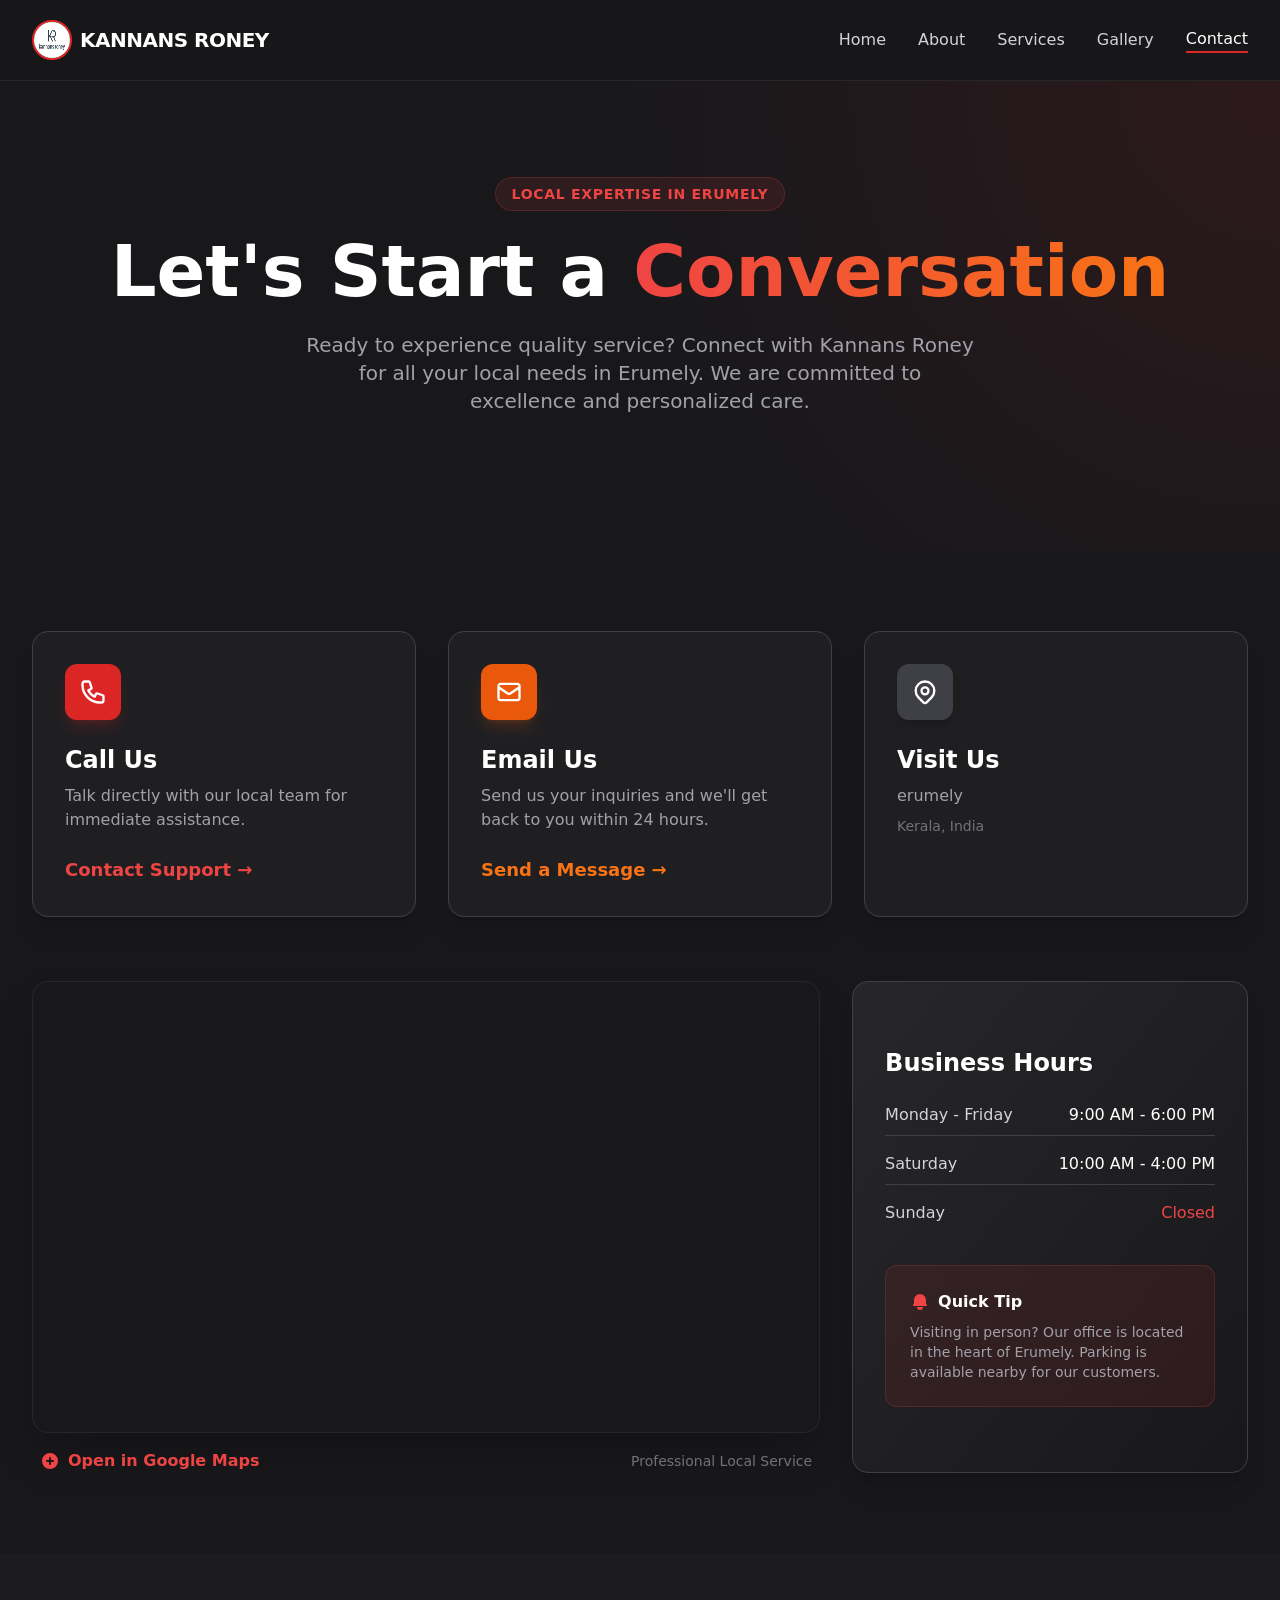
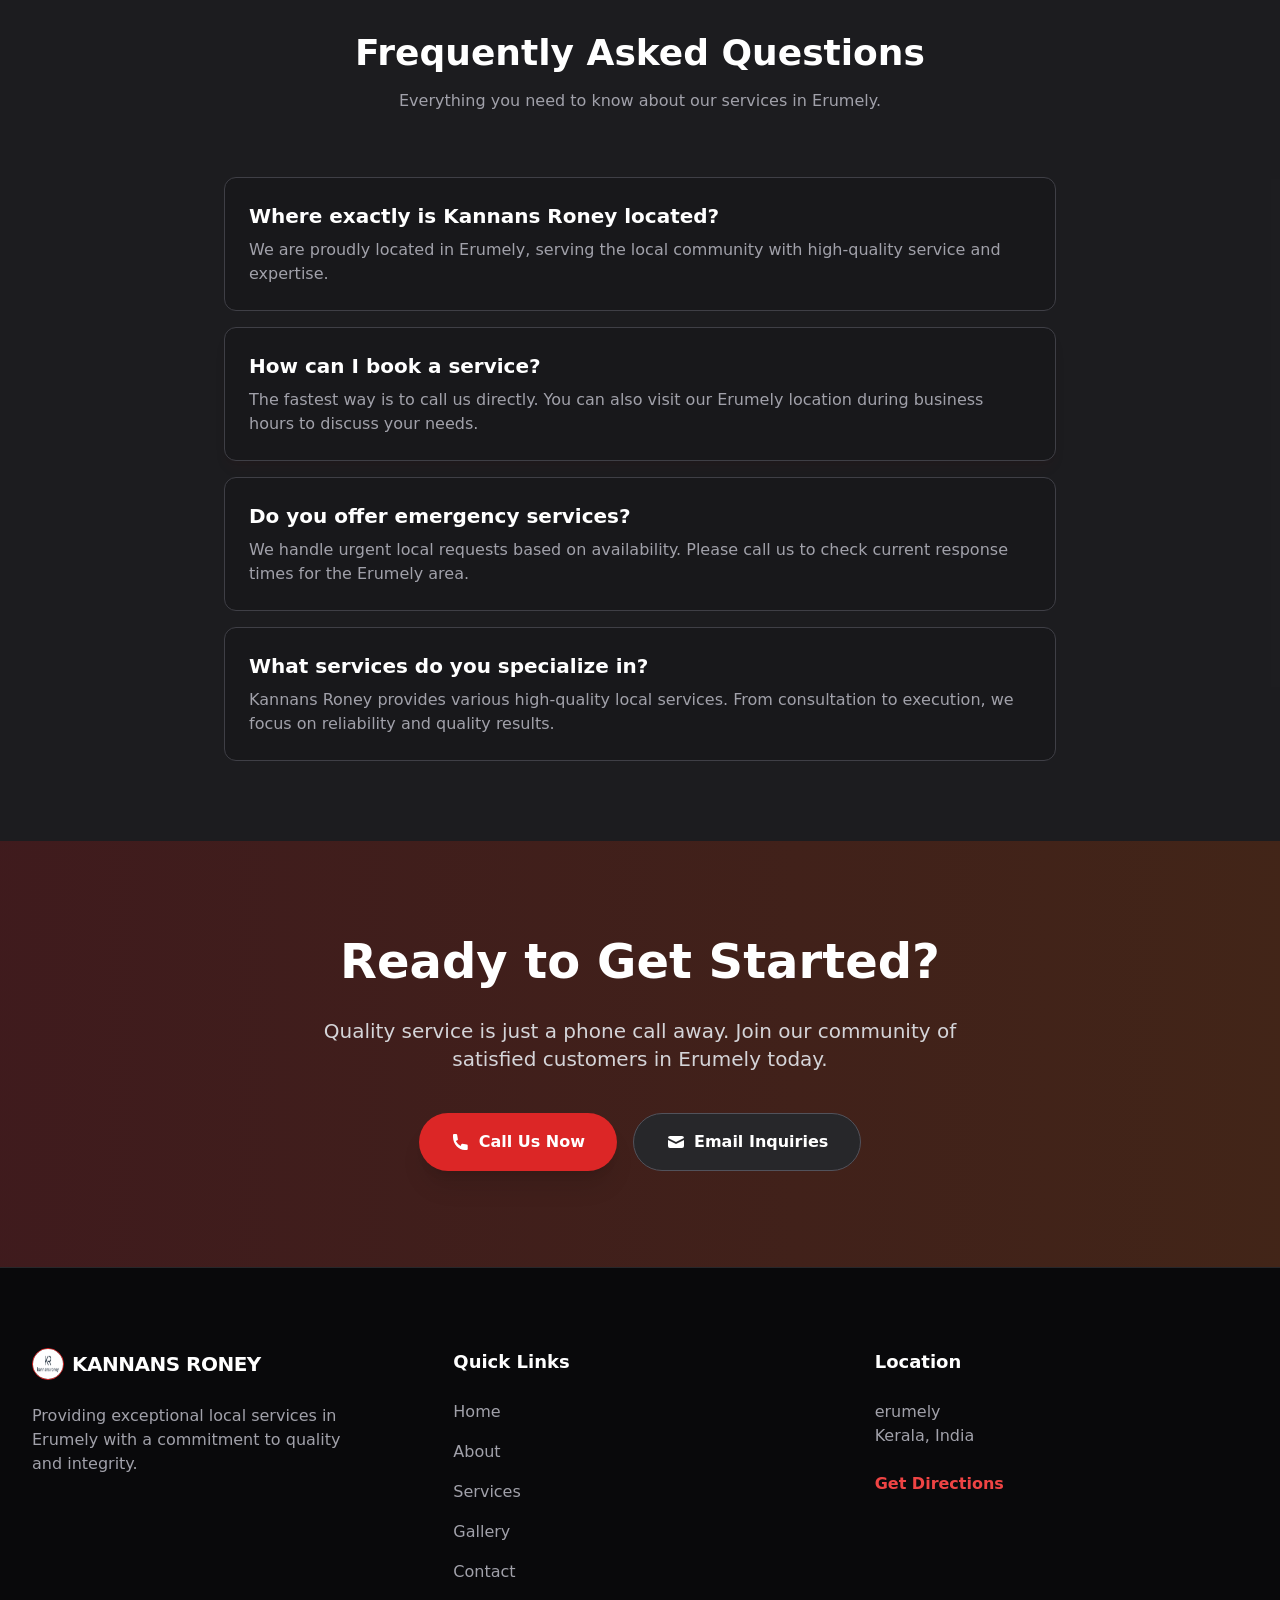
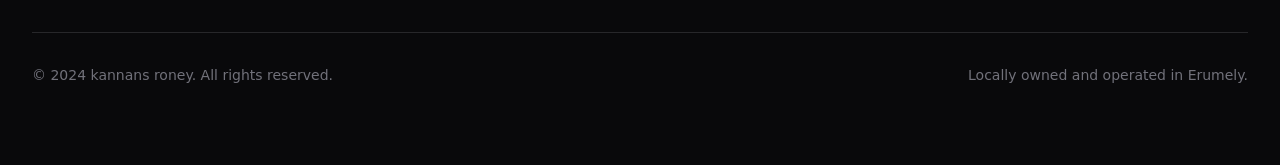
<file: contact.html>
<!DOCTYPE html><html lang="en"><head>
  <meta charset="UTF-8">
  <meta name="viewport" content="width=device-width, initial-scale=1.0">
  <title>Contact | kannans roney</title>
  
  <!-- SEO Meta Tags -->
  <meta name="description" content="Contact kannans roney. erumely">
  <meta name="keywords" content="kannans roney">
  <meta name="author" content="kannans roney">
  <meta name="robots" content="index, follow">
  

  <!-- Open Graph / Facebook -->
  <meta property="og:type" content="website">
  <meta property="og:title" content="Contact | kannans roney">
  <meta property="og:description" content="Contact kannans roney. erumely">
  <meta property="og:site_name" content="kannans roney">
  
  

  <!-- Twitter -->
  <meta name="twitter:card" content="summary_large_image">
  <meta name="twitter:title" content="Contact | kannans roney">
  <meta name="twitter:description" content="Contact kannans roney. erumely">
  
  
  <!-- Favicon -->
  <link rel="icon" type="image/svg+xml" href="favicon.svg">
  
  <!-- JSON-LD Structured Data -->
  
  
  <link rel="preconnect" href="https://fonts.googleapis.com">
  <link rel="preconnect" href="https://fonts.gstatic.com" crossorigin="">
  <link href="https://fonts.googleapis.com/css2?family=Inter:wght@300;400;500;600;700;800&amp;family=Playfair+Display:wght@400;500;600;700&amp;display=swap" rel="stylesheet">
  <script>
    tailwind.config = {
      theme: {
        extend: {
          fontFamily: {
            sans: ['Inter', 'system-ui', 'sans-serif'],
            serif: ['Playfair Display', 'Georgia', 'serif'],
          },
        }
      }
    }
  </script>
  <style>
    html { scroll-behavior: smooth; }
    .animate-fade-in { animation: fadeIn 0.6s ease-out; }
    .animate-slide-up { animation: slideUp 0.6s ease-out; }
    .animate-scale-in { animation: scaleIn 0.5s ease-out; }
    @keyframes fadeIn { from { opacity: 0; } to { opacity: 1; } }
    @keyframes slideUp { from { opacity: 0; transform: translateY(30px); } to { opacity: 1; transform: translateY(0); } }
    @keyframes scaleIn { from { opacity: 0; transform: scale(0.95); } to { opacity: 1; transform: scale(1); } }
    .hover-lift { transition: transform 0.3s ease, box-shadow 0.3s ease; }
    .hover-lift:hover { transform: translateY(-8px); box-shadow: 0 20px 40px rgba(0,0,0,0.15); }
    /* Skip link for accessibility */
    .skip-link { position: absolute; left: -9999px; top: 0; z-index: 100000; padding: 8px 16px; background: #111; color: #fff; border-radius: 0 0 8px 0; }
    .skip-link:focus { left: 0; }
    /* Mobile menu helper: [data-mobile-menu] is hidden by default, shown when [data-mobile-menu-open] */
    /* !important beats Tailwind's .hidden utility which AI sometimes adds despite being told not to */
    [data-mobile-menu] { display: none !important; }
    [data-mobile-menu-open] [data-mobile-menu] { display: block !important; }
    @media (min-width: 768px) {
      [data-mobile-menu], [data-mobile-menu-open] [data-mobile-menu] { display: none !important; }
    }

    /* ---- Mobile safety net ----
       Protects generated pages when the model forgets responsive variants.
       Kept minimal and only triggers on small viewports so desktop layouts
       stay untouched. */
    html, body { overflow-x: hidden; }
    @supports (overflow-x: clip) {
      html, body { overflow-x: clip; } /* preserves position:sticky */
    }
    img, video, iframe { max-width: 100%; }
    @media (max-width: 640px) {
      /* Clamp oversize headings that ship without responsive variants */
      .text-6xl { font-size: 2.5rem !important; line-height: 1.15 !important; }
      .text-7xl { font-size: 2.75rem !important; line-height: 1.1 !important; }
      .text-8xl { font-size: 3rem !important; line-height: 1.05 !important; }
      .text-9xl { font-size: 3.25rem !important; line-height: 1 !important; }
      /* Trim excessive section padding on phones */
      .px-16, .px-20, .px-24, .px-28, .px-32 { padding-left: 1.25rem !important; padding-right: 1.25rem !important; }
      .py-24, .py-28, .py-32, .py-36, .py-40 { padding-top: 3.5rem !important; padding-bottom: 3.5rem !important; }
      /* Full-viewport heroes shouldn't require scrolling to see CTA */
      .min-h-screen { min-height: 85vh !important; }
      /* Decorative blobs overflow on narrow screens — dial them back */
      .blur-3xl { filter: blur(48px); }
    }
  </style>
  <link rel="canonical" href="https://akhilsivanand5000.github.io/kannans-roney-monsqq3q/contact.html">
  <meta property="og:url" content="https://akhilsivanand5000.github.io/kannans-roney-monsqq3q/contact.html">
  <meta property="og:image" content="https://akhilsivanand5000.github.io/kannans-roney-monsqq3q/images/ai-logo-1777693222249.jpg">
  <meta name="twitter:image" content="https://akhilsivanand5000.github.io/kannans-roney-monsqq3q/images/ai-logo-1777693222249.jpg">
  <script type="application/ld+json">
{
  "@context": "https://schema.org",
  "@type": "LocalBusiness",
  "name": "kannans roney",
  "url": "https://akhilsivanand5000.github.io/kannans-roney-monsqq3q/contact.html",
  "image": "https://akhilsivanand5000.github.io/kannans-roney-monsqq3q/images/ai-logo-1777693222249.jpg",
  "address": {
    "@type": "PostalAddress",
    "streetAddress": "erumely"
  }
}
  </script>
<link rel="preload" as="style" href="styles.css"><link rel="stylesheet" href="styles.css"></head>
<body class="bg-zinc-900 text-white">
<a href="#main-content" class="skip-link">Skip to main content</a>
<a href="#main-content" class="skip-link">Skip to main content</a>
<!-- Navigation -->
<nav class="sticky top-0 z-50 bg-zinc-900/90 backdrop-blur-md border-b border-zinc-800">
  <div class="max-w-7xl mx-auto px-4 sm:px-6 lg:px-8">
    <div class="flex justify-between h-20 items-center">
      <div class="flex items-center gap-3">
        <a href="index.html" class="flex items-center gap-2 group">
          <img src="images/ai-logo-1777693222249.jpg" alt="kannans roney logo" class="h-10 w-10 rounded-full border-2 border-red-600 group-hover:scale-110 transition-transform">
          <span class="text-xl font-bold text-white tracking-tight uppercase">kannans roney</span>
        </a>
      </div>
      
      <!-- Desktop Nav -->
      <div class="hidden md:flex items-center space-x-8">
        <a href="index.html" class="text-zinc-300 hover:text-red-500 font-medium transition-colors">Home</a>
        <a href="about.html" class="text-zinc-300 hover:text-red-500 font-medium transition-colors">About</a>
        <a href="services.html" class="text-zinc-300 hover:text-red-500 font-medium transition-colors">Services</a>
        <a href="gallery.html" class="text-zinc-300 hover:text-red-500 font-medium transition-colors">Gallery</a>
        <a href="contact.html" class="text-white border-b-2 border-red-600 font-medium transition-colors">Contact</a>
      </div>

      <!-- Mobile Toggle -->
      <button type="button" data-menu-toggle="" aria-label="Toggle menu" aria-expanded="false" class="md:hidden p-2 text-zinc-400 hover:text-white">
        <svg class="h-8 w-8" fill="none" viewBox="0 0 24 24" stroke="currentColor">
          <path stroke-linecap="round" stroke-linejoin="round" stroke-width="2" d="M4 6h16M4 12h16M4 18h16"></path>
        </svg>
      </button>
    </div>
  </div>

  <!-- Mobile Menu -->
  <div data-mobile-menu="" class="md:hidden bg-zinc-900 border-b border-zinc-800 px-4 py-6 space-y-4">
    <a href="index.html" class="block text-lg font-semibold text-zinc-300 hover:text-red-500">Home</a>
    <a href="about.html" class="block text-lg font-semibold text-zinc-300 hover:text-red-500">About</a>
    <a href="services.html" class="block text-lg font-semibold text-zinc-300 hover:text-red-500">Services</a>
    <a href="gallery.html" class="block text-lg font-semibold text-zinc-300 hover:text-red-500">Gallery</a>
    <a href="contact.html" class="block text-lg font-semibold text-white">Contact</a>
  </div>
</nav>

<main id="main-content" tabindex="-1">
  <!-- Page Header / Hero -->
  <header class="relative bg-zinc-900 py-16 md:py-24 overflow-hidden" data-section-pattern="hero_action_panel">
    <div class="absolute inset-0 bg-[radial-gradient(circle_at_top_right,_var(--tw-gradient-stops))] from-red-900/20 via-zinc-900 to-zinc-900"></div>
    <div class="max-w-7xl mx-auto px-4 sm:px-6 lg:px-8 relative z-10 text-center">
      <div class="inline-block px-4 py-1.5 mb-6 text-sm font-bold tracking-wider text-red-500 uppercase bg-red-500/10 rounded-full border border-red-500/20">
        Local Expertise in Erumely
      </div>
      <h1 class="text-4xl sm:text-5xl md:text-7xl font-bold text-white mb-6 leading-tight">
        Let's Start a <span class="text-transparent bg-clip-text bg-gradient-to-r from-red-500 to-orange-500">Conversation</span>
      </h1>
      <p class="text-zinc-400 text-lg md:text-xl max-w-2xl mx-auto mb-10">
        Ready to experience quality service? Connect with Kannans Roney for all your local needs in Erumely. We are committed to excellence and personalized care.
      </p>
    </div>
  </header>

  <!-- Contact Cards & Actions -->
  <section class="py-12 md:py-20 bg-zinc-900" data-section-pattern="contact_map_action">
    <div class="max-w-7xl mx-auto px-4 sm:px-6 lg:px-8">
      <div class="grid grid-cols-1 md:grid-cols-3 gap-8 mb-16">
        <!-- Call Card -->
        <div class="bg-zinc-800/50 p-8 rounded-2xl border border-zinc-700 hover:border-red-500 transition-all group shadow-xl">
          <div class="w-14 h-14 bg-red-600 rounded-xl flex items-center justify-center mb-6 shadow-lg shadow-red-600/20 group-hover:scale-110 transition-transform">
            <svg class="w-7 h-7 text-white" fill="none" stroke="currentColor" viewBox="0 0 24 24">
              <path stroke-linecap="round" stroke-linejoin="round" stroke-width="2" d="M3 5a2 2 0 012-2h3.28a1 1 0 01.948.684l1.498 4.493a1 1 0 01-.502 1.21l-2.257 1.13a11.042 11.042 0 005.516 5.516l1.13-2.257a1 1 0 011.21-.502l4.493 1.498a1 1 0 01.684.949V19a2 2 0 01-2 2h-1C9.716 21 3 14.284 3 6V5z"></path>
            </svg>
          </div>
          <h3 class="text-2xl font-bold text-white mb-2">Call Us</h3>
          <p class="text-zinc-400 mb-6">Talk directly with our local team for immediate assistance.</p>
          <a href="tel:0000000000" class="inline-flex items-center text-red-500 font-bold text-lg hover:text-orange-400 transition-colors">
            Contact Support →
          </a>
        </div>

        <!-- Email Card -->
        <div class="bg-zinc-800/50 p-8 rounded-2xl border border-zinc-700 hover:border-orange-500 transition-all group shadow-xl">
          <div class="w-14 h-14 bg-orange-600 rounded-xl flex items-center justify-center mb-6 shadow-lg shadow-orange-600/20 group-hover:scale-110 transition-transform">
            <svg class="w-7 h-7 text-white" fill="none" stroke="currentColor" viewBox="0 0 24 24">
              <path stroke-linecap="round" stroke-linejoin="round" stroke-width="2" d="M3 8l7.89 5.26a2 2 0 002.22 0L21 8M5 19h14a2 2 0 002-2V7a2 2 0 00-2-2H5a2 2 0 00-2 2v10a2 2 0 002 2z"></path>
            </svg>
          </div>
          <h3 class="text-2xl font-bold text-white mb-2">Email Us</h3>
          <p class="text-zinc-400 mb-6">Send us your inquiries and we'll get back to you within 24 hours.</p>
          <a href="mailto:info@kannansroney.com" class="inline-flex items-center text-orange-500 font-bold text-lg hover:text-red-400 transition-colors">
            Send a Message →
          </a>
        </div>

        <!-- Location Card -->
        <div class="bg-zinc-800/50 p-8 rounded-2xl border border-zinc-700 hover:border-red-500 transition-all group shadow-xl">
          <div class="w-14 h-14 bg-zinc-700 rounded-xl flex items-center justify-center mb-6 shadow-lg group-hover:scale-110 transition-transform">
            <svg class="w-7 h-7 text-white" fill="none" stroke="currentColor" viewBox="0 0 24 24">
              <path stroke-linecap="round" stroke-linejoin="round" stroke-width="2" d="M17.657 16.657L13.414 20.9a1.998 1.998 0 01-2.827 0l-4.244-4.243a8 8 0 1111.314 0z"></path>
              <path stroke-linecap="round" stroke-linejoin="round" stroke-width="2" d="M15 11a3 3 0 11-6 0 3 3 0 016 0z"></path>
            </svg>
          </div>
          <h3 class="text-2xl font-bold text-white mb-2">Visit Us</h3>
          <p class="text-zinc-400 mb-2">erumely</p>
          <p class="text-zinc-500 text-sm">Kerala, India</p>
        </div>
      </div>

      <!-- Map & Directions -->
      <div class="flex flex-col lg:flex-row gap-8 items-stretch">
        <div class="lg:w-2/3">
          <div class="overflow-hidden rounded-2xl shadow-2xl border border-zinc-800">
            <iframe src="https://maps.google.com/maps?q=erumely&amp;output=embed" width="100%" height="450" style="border:0;" allowfullscreen="" loading="lazy" referrerpolicy="no-referrer-when-downgrade" title="Map showing kannans roney location" class="w-full grayscale brightness-75 contrast-125"></iframe>
          </div>
          <div class="mt-4 flex justify-between items-center px-2">
            <a href="https://www.google.com/maps/search/?api=1&amp;query=erumely" target="_blank" rel="noopener" class="text-red-500 font-semibold hover:underline flex items-center gap-2">
              <svg class="w-5 h-5" fill="currentColor" viewBox="0 0 20 20"><path fill-rule="evenodd" d="M10 18a8 8 0 100-16 8 8 0 000 16zm1-11a1 1 0 10-2 0v2H7a1 1 0 100 2h2v2a1 1 0 102 0v-2h2a1 1 0 100-2h-2V7z" clip-rule="evenodd"></path></svg>
              Open in Google Maps
            </a>
            <span class="text-zinc-500 text-sm">Professional Local Service</span>
          </div>
        </div>
        
        <div class="lg:w-1/3 flex flex-col justify-center bg-gradient-to-br from-zinc-800 to-zinc-900 p-8 rounded-2xl border border-zinc-700 shadow-xl">
          <h4 class="text-2xl font-bold text-white mb-6">Business Hours</h4>
          <ul class="space-y-4 text-zinc-300">
            <li class="flex justify-between border-b border-zinc-700 pb-2">
              <span>Monday - Friday</span>
              <span class="text-white font-medium">9:00 AM - 6:00 PM</span>
            </li>
            <li class="flex justify-between border-b border-zinc-700 pb-2">
              <span>Saturday</span>
              <span class="text-white font-medium">10:00 AM - 4:00 PM</span>
            </li>
            <li class="flex justify-between pb-2">
              <span>Sunday</span>
              <span class="text-red-500 font-medium">Closed</span>
            </li>
          </ul>
          <div class="mt-8 p-6 bg-red-600/10 rounded-xl border border-red-500/20">
            <p class="text-white font-semibold flex items-center gap-2">
              <svg class="w-5 h-5 text-red-500" fill="currentColor" viewBox="0 0 20 20"><path d="M10 2a6 6 0 00-6 6v3.586l-.707.707A1 1 0 004 14h12a1 1 0 00.707-1.707L16 11.586V8a6 6 0 00-6-6zM10 18a3 3 0 01-3-3h6a3 3 0 01-3 3z"></path></svg>
              Quick Tip
            </p>
            <p class="text-zinc-400 text-sm mt-2">Visiting in person? Our office is located in the heart of Erumely. Parking is available nearby for our customers.</p>
          </div>
        </div>
      </div>
    </div>
  </section>

  <!-- FAQ Section -->
  <section class="py-12 md:py-20 bg-zinc-800/30" data-section-pattern="faq_accordion_static">
    <div class="max-w-4xl mx-auto px-4 sm:px-6 lg:px-8">
      <div class="text-center mb-16">
        <h2 class="text-3xl md:text-4xl font-bold text-white mb-4">Frequently Asked Questions</h2>
        <p class="text-zinc-400">Everything you need to know about our services in Erumely.</p>
      </div>
      
      <div class="space-y-4">
        <div class="bg-zinc-900 border border-zinc-700 p-6 rounded-xl">
          <h3 class="text-xl font-semibold text-white mb-2">Where exactly is Kannans Roney located?</h3>
          <p class="text-zinc-400">We are proudly located in Erumely, serving the local community with high-quality service and expertise.</p>
        </div>
        
        <div class="bg-zinc-900 border border-zinc-700 p-6 rounded-xl shadow-lg shadow-red-900/5">
          <h3 class="text-xl font-semibold text-white mb-2">How can I book a service?</h3>
          <p class="text-zinc-400">The fastest way is to call us directly. You can also visit our Erumely location during business hours to discuss your needs.</p>
        </div>
        
        <div class="bg-zinc-900 border border-zinc-700 p-6 rounded-xl">
          <h3 class="text-xl font-semibold text-white mb-2">Do you offer emergency services?</h3>
          <p class="text-zinc-400">We handle urgent local requests based on availability. Please call us to check current response times for the Erumely area.</p>
        </div>

        <div class="bg-zinc-900 border border-zinc-700 p-6 rounded-xl">
          <h3 class="text-xl font-semibold text-white mb-2">What services do you specialize in?</h3>
          <p class="text-zinc-400">Kannans Roney provides various high-quality local services. From consultation to execution, we focus on reliability and quality results.</p>
        </div>
      </div>
    </div>
  </section>

  <!-- Final CTA -->
  <section class="py-16 md:py-24 relative overflow-hidden bg-zinc-900 text-white">
    <div class="absolute inset-0 bg-gradient-to-r from-red-600/20 to-orange-600/20"></div>
    <div class="max-w-7xl mx-auto px-4 sm:px-6 lg:px-8 relative z-10 text-center">
      <h2 class="text-3xl md:text-5xl font-bold mb-8">Ready to Get Started?</h2>
      <p class="text-xl text-zinc-300 mb-10 max-w-2xl mx-auto">
        Quality service is just a phone call away. Join our community of satisfied customers in Erumely today.
      </p>
      <div class="flex flex-col sm:flex-row gap-4 justify-center">
        <a href="tel:0000000000" class="px-8 py-4 bg-red-600 hover:bg-red-700 text-white font-bold rounded-full transition-all hover:scale-105 shadow-xl flex items-center justify-center gap-2">
          <svg class="w-5 h-5" fill="currentColor" viewBox="0 0 20 20"><path d="M2 3a1 1 0 011-1h2.153a1 1 0 01.986.836l.74 4.435a1 1 0 01-.54 1.06l-1.548.773a11.037 11.037 0 004.815 4.815l.773-1.548a1 1 0 011.06-.539l4.435.74a1 1 0 01.836.986V17a1 1 0 01-1 1h-2C7.82 18 2 12.18 2 5V3z"></path></svg>
          Call Us Now
        </a>
        <a href="mailto:info@kannansroney.com" class="px-8 py-4 bg-zinc-800 hover:bg-zinc-700 text-white font-bold rounded-full transition-all border border-zinc-600 flex items-center justify-center gap-2">
          <svg class="w-5 h-5" fill="currentColor" viewBox="0 0 20 20"><path d="M2.003 5.884L10 9.882l7.997-3.998A2 2 0 0016 4H4a2 2 0 00-1.997 1.884z"></path><path d="M18 8.118l-8 4-8-4V14a2 2 0 002 2h12a2 2 0 002-2V8.118z"></path></svg>
          Email Inquiries
        </a>
      </div>
    </div>
  </section>
</main>

<footer class="bg-zinc-950 text-white py-12 md:py-20 border-t border-zinc-800">
  <div class="max-w-7xl mx-auto px-4 sm:px-6 lg:px-8">
    <div class="grid grid-cols-1 md:grid-cols-3 gap-12 mb-12">
      <div>
        <div class="flex items-center gap-2 mb-6">
          <img src="images/ai-logo-1777693222249.jpg" alt="kannans roney logo" class="h-8 w-8 rounded-full border border-red-600">
          <span class="text-xl font-bold uppercase tracking-tight">kannans roney</span>
        </div>
        <p class="text-zinc-400 max-w-xs">Providing exceptional local services in Erumely with a commitment to quality and integrity.</p>
      </div>
      <div>
        <h4 class="text-lg font-bold mb-6">Quick Links</h4>
        <ul class="space-y-4">
          <li><a href="index.html" class="text-zinc-400 hover:text-red-500 transition-colors">Home</a></li>
          <li><a href="about.html" class="text-zinc-400 hover:text-red-500 transition-colors">About</a></li>
          <li><a href="services.html" class="text-zinc-400 hover:text-red-500 transition-colors">Services</a></li>
          <li><a href="gallery.html" class="text-zinc-400 hover:text-red-500 transition-colors">Gallery</a></li>
          <li><a href="contact.html" class="text-zinc-400 hover:text-red-500 transition-colors">Contact</a></li>
        </ul>
      </div>
      <div>
        <h4 class="text-lg font-bold mb-6">Location</h4>
        <p class="text-zinc-400">erumely</p>
        <p class="text-zinc-400">Kerala, India</p>
        <div class="mt-6">
          <a href="https://www.google.com/maps/search/?api=1&amp;query=erumely" target="_blank" rel="noopener" class="text-red-500 font-bold hover:underline">Get Directions</a>
        </div>
      </div>
    </div>
    <div class="pt-8 border-t border-zinc-800 flex flex-col md:flex-row justify-between items-center gap-4 text-sm text-zinc-500">
      <p>© 2024 kannans roney. All rights reserved.</p>
      <p>Locally owned and operated in Erumely.</p>
    </div>
  </div>
</footer>

<script>
  (function() {
    function initMobileMenu() {
      var scope = document.querySelector('header') || document.querySelector('nav') || document.body;
      if (!document.querySelector('[data-menu-toggle]')) {
        var btns = scope.querySelectorAll('button');
        for (var i = 0; i < btns.length; i++) {
          var cls = btns[i].className || '';
          if (/(?:^|\s)(?:md|lg):hidden(?:\s|$)/.test(cls)) {
            btns[i].setAttribute('data-menu-toggle', '');
            if (!btns[i].getAttribute('aria-label')) btns[i].setAttribute('aria-label', 'Toggle menu');
            btns[i].setAttribute('aria-expanded', 'false');
            break;
          }
        }
      }
      if (!document.querySelector('[data-mobile-menu]')) {
        var els = scope.querySelectorAll('div, ul, nav');
        for (var i = 0; i < els.length; i++) {
          var el = els[i];
          var cls = el.className || '';
          if (/(?:^|\s)(?:md|lg):hidden(?:\s|$)/.test(cls) && el.querySelector('a') && el.tagName !== 'BUTTON') {
            el.setAttribute('data-mobile-menu', '');
            break;
          }
        }
      }
      var menus = document.querySelectorAll('[data-mobile-menu]');
      for (var i = 0; i < menus.length; i++) menus[i].classList.remove('hidden');

      if (document.querySelector('[data-menu-toggle]') && !document.querySelector('[data-mobile-menu]')) {
        var nav = document.querySelector('header nav') || document.querySelector('nav') || document.querySelector('header');
        var desktopLinks = nav ? nav.querySelectorAll('a[href]') : [];
        if (nav && desktopLinks.length > 0) {
          var menu = document.createElement('div');
          menu.setAttribute('data-mobile-menu', '');
          menu.className = 'md:hidden px-4 pb-4 space-y-2';
          for (var j = 0; j < desktopLinks.length; j++) {
            var a = desktopLinks[j].cloneNode(true);
            a.classList.add('block', 'px-3', 'py-3');
            menu.appendChild(a);
          }
          nav.appendChild(menu);
        }
      }
    }
    if (document.readyState === 'loading') document.addEventListener('DOMContentLoaded', initMobileMenu);
    else initMobileMenu();

    document.addEventListener('click', function(e) {
      var toggle = e.target.closest('[data-menu-toggle]');
      if (toggle) {
        e.preventDefault();
        var isOpen = document.body.hasAttribute('data-mobile-menu-open');
        if (isOpen) {
          document.body.removeAttribute('data-mobile-menu-open');
          toggle.setAttribute('aria-expanded', 'false');
        } else {
          document.body.setAttribute('data-mobile-menu-open', '');
          toggle.setAttribute('aria-expanded', 'true');
        }
        return;
      }
      var link = e.target.closest('[data-mobile-menu] a');
      if (link) {
        document.body.removeAttribute('data-mobile-menu-open');
        var t = document.querySelector('[data-menu-toggle]');
        if (t) t.setAttribute('aria-expanded', 'false');
      }
    });
  })();
</script>
<script>
  // Mobile menu: auto-detect elements + toggle handler.
  // AI frequently forgets data-menu-toggle / data-mobile-menu attributes;
  // this script finds and tags them at runtime so the CSS toggle always works.
  (function() {
    function initMobileMenu() {
      var scope = document.querySelector('header') || document.querySelector('nav') || document.body;
      // 1. Tag hamburger button if data-menu-toggle is missing
      if (!document.querySelector('[data-menu-toggle]')) {
        var btns = scope.querySelectorAll('button');
        for (var i = 0; i < btns.length; i++) {
          var cls = btns[i].className || '';
          if (/(?:^|s)(?:md|lg):hidden(?:s|$)/.test(cls)) {
            btns[i].setAttribute('data-menu-toggle', '');
            if (!btns[i].getAttribute('aria-label')) btns[i].setAttribute('aria-label', 'Toggle menu');
            btns[i].setAttribute('aria-expanded', 'false');
            break;
          }
        }
      }
      // 2. Tag mobile menu container if data-mobile-menu is missing
      if (!document.querySelector('[data-mobile-menu]')) {
        var els = scope.querySelectorAll('div, ul, nav');
        for (var i = 0; i < els.length; i++) {
          var el = els[i];
          var cls = el.className || '';
          if (/(?:^|s)(?:md|lg):hidden(?:s|$)/.test(cls) && el.querySelector('a') && el.tagName !== 'BUTTON') {
            el.setAttribute('data-mobile-menu', '');
            break;
          }
        }
      }
      // 3. Strip 'hidden' class from [data-mobile-menu] so our CSS rules control visibility
      var menus = document.querySelectorAll('[data-mobile-menu]');
      for (var i = 0; i < menus.length; i++) menus[i].classList.remove('hidden');

      // 4. Last resort: if a hamburger exists but no menu was generated, create
      // one from the desktop nav links so the button never feels dead.
      if (document.querySelector('[data-menu-toggle]') && !document.querySelector('[data-mobile-menu]')) {
        var nav = document.querySelector('header nav') || document.querySelector('nav') || document.querySelector('header');
        var desktopLinks = nav ? nav.querySelectorAll('a[href]') : [];
        if (nav && desktopLinks.length > 0) {
          var menu = document.createElement('div');
          menu.setAttribute('data-mobile-menu', '');
          menu.className = 'md:hidden px-4 pb-4 space-y-2';
          for (var j = 0; j < desktopLinks.length; j++) {
            var a = desktopLinks[j].cloneNode(true);
            a.classList.add('block', 'px-3', 'py-3');
            menu.appendChild(a);
          }
          nav.appendChild(menu);
        }
      }
    }
    if (document.readyState === 'loading') document.addEventListener('DOMContentLoaded', initMobileMenu);
    else initMobileMenu();

    // Toggle handler
    document.addEventListener('click', function(e) {
      var toggle = e.target.closest('[data-menu-toggle]');
      if (toggle) {
        e.preventDefault();
        var isOpen = document.body.hasAttribute('data-mobile-menu-open');
        if (isOpen) {
          document.body.removeAttribute('data-mobile-menu-open');
          toggle.setAttribute('aria-expanded', 'false');
        } else {
          document.body.setAttribute('data-mobile-menu-open', '');
          toggle.setAttribute('aria-expanded', 'true');
        }
        return;
      }
      // Close menu when clicking a link inside it
      var link = e.target.closest('[data-mobile-menu] a');
      if (link) {
        document.body.removeAttribute('data-mobile-menu-open');
        var t = document.querySelector('[data-menu-toggle]');
        if (t) t.setAttribute('aria-expanded', 'false');
      }
    });
  })();
</script>

</body></html>
</file>
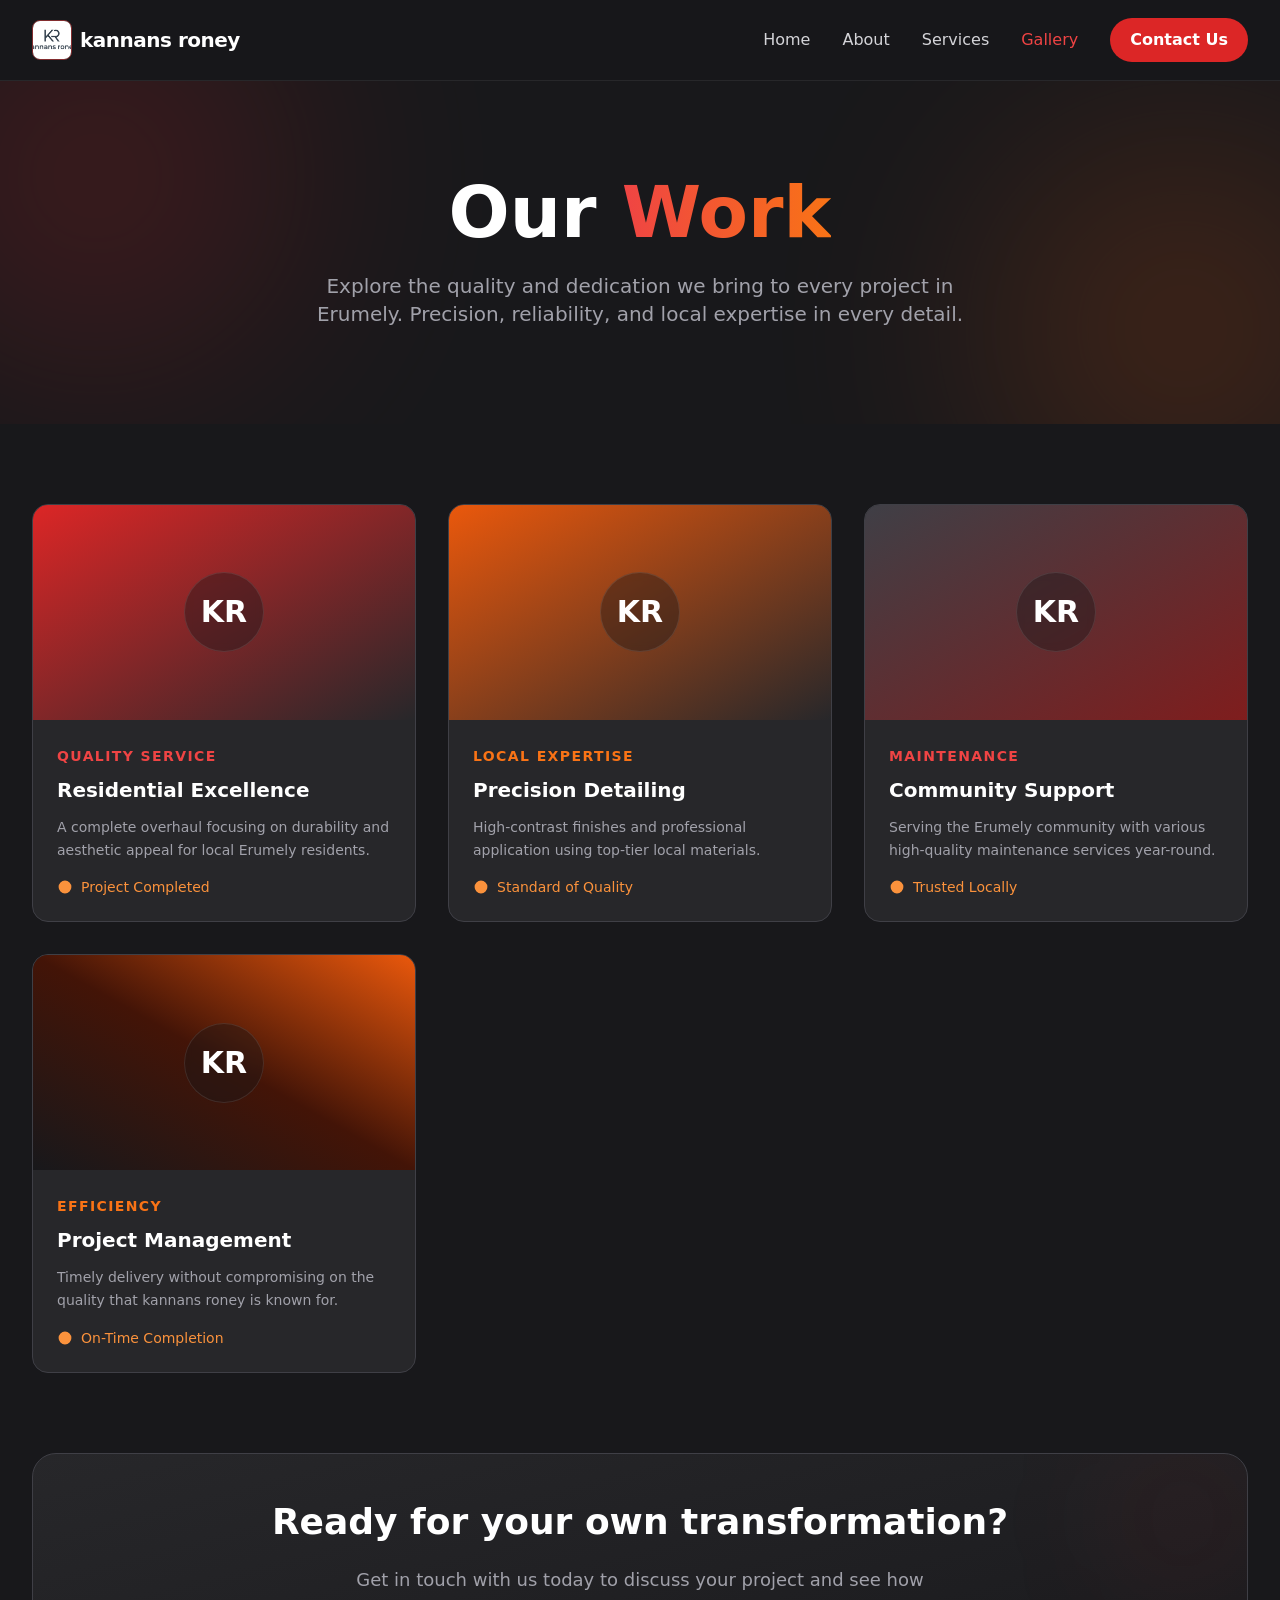
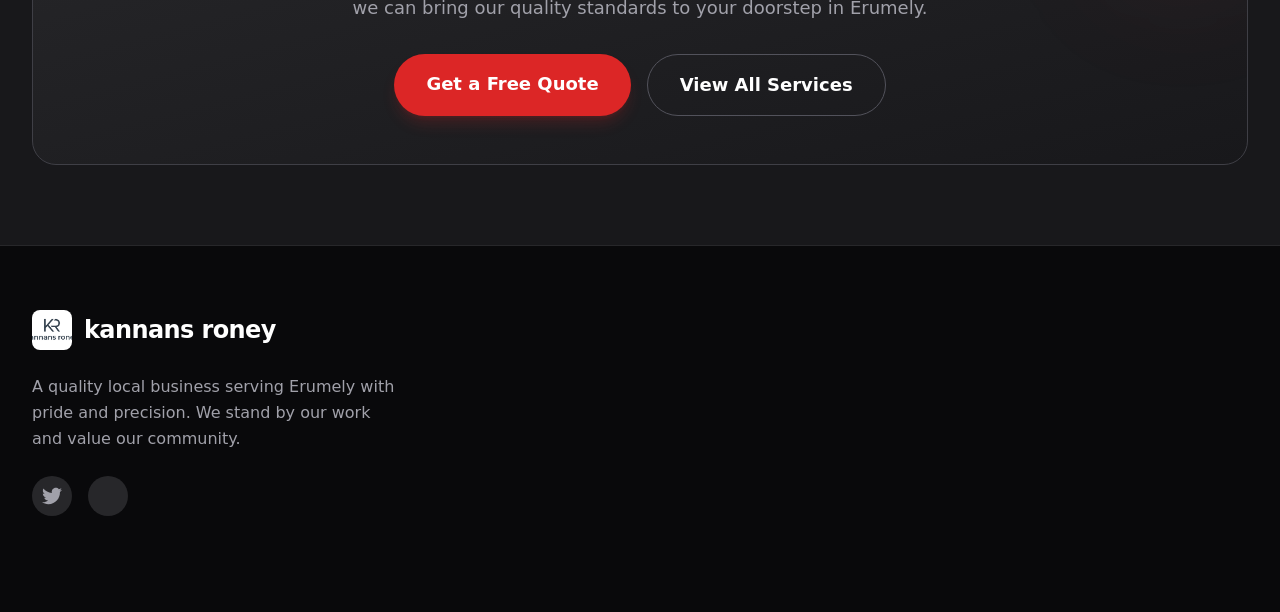
<file: gallery.html>
<!DOCTYPE html><html lang="en"><head>
  <meta charset="UTF-8">
  <meta name="viewport" content="width=device-width, initial-scale=1.0">
  <title>Gallery | kannans roney</title>
  
  <!-- SEO Meta Tags -->
  <meta name="description" content="View work and portfolio from kannans roney. Quality results you can trust.">
  <meta name="keywords" content="kannans roney">
  <meta name="author" content="kannans roney">
  <meta name="robots" content="index, follow">
  

  <!-- Open Graph / Facebook -->
  <meta property="og:type" content="website">
  <meta property="og:title" content="Gallery | kannans roney">
  <meta property="og:description" content="View work and portfolio from kannans roney. Quality results you can trust.">
  <meta property="og:site_name" content="kannans roney">
  
  

  <!-- Twitter -->
  <meta name="twitter:card" content="summary_large_image">
  <meta name="twitter:title" content="Gallery | kannans roney">
  <meta name="twitter:description" content="View work and portfolio from kannans roney. Quality results you can trust.">
  
  
  <!-- Favicon -->
  <link rel="icon" type="image/svg+xml" href="favicon.svg">
  
  <!-- JSON-LD Structured Data -->
  
  
  <link rel="preconnect" href="https://fonts.googleapis.com">
  <link rel="preconnect" href="https://fonts.gstatic.com" crossorigin="">
  <link href="https://fonts.googleapis.com/css2?family=Inter:wght@300;400;500;600;700;800&amp;family=Playfair+Display:wght@400;500;600;700&amp;display=swap" rel="stylesheet">
  <script>
    tailwind.config = {
      theme: {
        extend: {
          fontFamily: {
            sans: ['Inter', 'system-ui', 'sans-serif'],
            serif: ['Playfair Display', 'Georgia', 'serif'],
          },
        }
      }
    }
  </script>
  <style>
    html { scroll-behavior: smooth; }
    .animate-fade-in { animation: fadeIn 0.6s ease-out; }
    .animate-slide-up { animation: slideUp 0.6s ease-out; }
    .animate-scale-in { animation: scaleIn 0.5s ease-out; }
    @keyframes fadeIn { from { opacity: 0; } to { opacity: 1; } }
    @keyframes slideUp { from { opacity: 0; transform: translateY(30px); } to { opacity: 1; transform: translateY(0); } }
    @keyframes scaleIn { from { opacity: 0; transform: scale(0.95); } to { opacity: 1; transform: scale(1); } }
    .hover-lift { transition: transform 0.3s ease, box-shadow 0.3s ease; }
    .hover-lift:hover { transform: translateY(-8px); box-shadow: 0 20px 40px rgba(0,0,0,0.15); }
    /* Skip link for accessibility */
    .skip-link { position: absolute; left: -9999px; top: 0; z-index: 100000; padding: 8px 16px; background: #111; color: #fff; border-radius: 0 0 8px 0; }
    .skip-link:focus { left: 0; }
    /* Mobile menu helper: [data-mobile-menu] is hidden by default, shown when [data-mobile-menu-open] */
    /* !important beats Tailwind's .hidden utility which AI sometimes adds despite being told not to */
    [data-mobile-menu] { display: none !important; }
    [data-mobile-menu-open] [data-mobile-menu] { display: block !important; }
    @media (min-width: 768px) {
      [data-mobile-menu], [data-mobile-menu-open] [data-mobile-menu] { display: none !important; }
    }

    /* ---- Mobile safety net ----
       Protects generated pages when the model forgets responsive variants.
       Kept minimal and only triggers on small viewports so desktop layouts
       stay untouched. */
    html, body { overflow-x: hidden; }
    @supports (overflow-x: clip) {
      html, body { overflow-x: clip; } /* preserves position:sticky */
    }
    img, video, iframe { max-width: 100%; }
    @media (max-width: 640px) {
      /* Clamp oversize headings that ship without responsive variants */
      .text-6xl { font-size: 2.5rem !important; line-height: 1.15 !important; }
      .text-7xl { font-size: 2.75rem !important; line-height: 1.1 !important; }
      .text-8xl { font-size: 3rem !important; line-height: 1.05 !important; }
      .text-9xl { font-size: 3.25rem !important; line-height: 1 !important; }
      /* Trim excessive section padding on phones */
      .px-16, .px-20, .px-24, .px-28, .px-32 { padding-left: 1.25rem !important; padding-right: 1.25rem !important; }
      .py-24, .py-28, .py-32, .py-36, .py-40 { padding-top: 3.5rem !important; padding-bottom: 3.5rem !important; }
      /* Full-viewport heroes shouldn't require scrolling to see CTA */
      .min-h-screen { min-height: 85vh !important; }
      /* Decorative blobs overflow on narrow screens — dial them back */
      .blur-3xl { filter: blur(48px); }
    }
  </style>
  <link rel="canonical" href="https://akhilsivanand5000.github.io/kannans-roney-monsqq3q/gallery.html">
  <meta property="og:url" content="https://akhilsivanand5000.github.io/kannans-roney-monsqq3q/gallery.html">
  <meta property="og:image" content="https://akhilsivanand5000.github.io/kannans-roney-monsqq3q/images/ai-logo-1777693222249.jpg">
  <meta name="twitter:image" content="https://akhilsivanand5000.github.io/kannans-roney-monsqq3q/images/ai-logo-1777693222249.jpg">
  <script type="application/ld+json">
{
  "@context": "https://schema.org",
  "@type": "LocalBusiness",
  "name": "kannans roney",
  "url": "https://akhilsivanand5000.github.io/kannans-roney-monsqq3q/gallery.html",
  "image": "https://akhilsivanand5000.github.io/kannans-roney-monsqq3q/images/ai-logo-1777693222249.jpg",
  "address": {
    "@type": "PostalAddress",
    "streetAddress": "erumely"
  }
}
  </script>
<link rel="preload" as="style" href="styles.css"><link rel="stylesheet" href="styles.css"></head>
<body class="bg-zinc-900 text-white">
<a href="#main-content" class="skip-link">Skip to main content</a>
<!-- Navigation -->
<nav class="fixed top-0 w-full z-50 bg-zinc-900/90 backdrop-blur-md border-b border-zinc-800">
  <div class="max-w-7xl mx-auto px-4 sm:px-6 lg:px-8">
    <div class="flex justify-between items-center h-20">
      <div class="flex-shrink-0 flex items-center gap-3">
        <a href="index.html" class="flex items-center gap-2 group">
          <img class="h-10 w-10 rounded-lg object-cover border border-red-500/50" src="images/ai-logo-1777693222249.jpg" alt="kannans roney Logo">
          <span class="text-white font-bold text-xl tracking-tight group-hover:text-red-500 transition-colors">kannans roney</span>
        </a>
      </div>
      
      <!-- Desktop Menu -->
      <div class="hidden md:flex items-center space-x-8">
        <a href="index.html" class="text-zinc-300 hover:text-red-500 font-medium transition-colors">Home</a>
        <a href="about.html" class="text-zinc-300 hover:text-red-500 font-medium transition-colors">About</a>
        <a href="services.html" class="text-zinc-300 hover:text-red-500 font-medium transition-colors">Services</a>
        <a href="gallery.html" class="text-red-500 font-medium transition-colors">Gallery</a>
        <a href="contact.html" class="bg-red-600 hover:bg-red-700 text-white px-5 py-2.5 rounded-full font-semibold transition-all hover:scale-105">Contact Us</a>
      </div>

      <!-- Mobile Hamburger -->
      <button type="button" data-menu-toggle="" aria-label="Toggle menu" aria-expanded="false" class="md:hidden p-2 rounded-md text-zinc-400 hover:text-white hover:bg-zinc-800 transition-colors">
        <svg class="h-8 w-8" fill="none" viewBox="0 0 24 24" stroke="currentColor">
          <path stroke-linecap="round" stroke-linejoin="round" stroke-width="2" d="M4 6h16M4 12h16m-7 6h7"></path>
        </svg>
      </button>
    </div>
  </div>

  <!-- Mobile Menu -->
  <div data-mobile-menu="" class="md:hidden bg-zinc-900 border-b border-zinc-800 px-4 py-6 space-y-4">
    <a href="index.html" class="block text-zinc-300 hover:text-red-500 text-lg font-medium">Home</a>
    <a href="about.html" class="block text-zinc-300 hover:text-red-500 text-lg font-medium">About</a>
    <a href="services.html" class="block text-zinc-300 hover:text-red-500 text-lg font-medium">Services</a>
    <a href="gallery.html" class="block text-red-500 text-lg font-medium">Gallery</a>
    <a href="contact.html" class="block bg-red-600 text-white px-4 py-3 rounded-lg text-center font-bold">Contact Us</a>
  </div>
</nav>

<main id="main-content" tabindex="-1" class="pt-20">
  
  <!-- Page Header -->
  <header class="relative py-16 md:py-24 overflow-hidden bg-zinc-900">
    <div class="absolute inset-0 opacity-20">
      <div class="absolute -top-24 -left-24 w-96 h-96 bg-red-600 rounded-full blur-[120px]"></div>
      <div class="absolute -bottom-24 -right-24 w-96 h-96 bg-orange-600 rounded-full blur-[120px]"></div>
    </div>
    <div class="relative max-w-7xl mx-auto px-4 sm:px-6 lg:px-8 text-center">
      <h1 class="text-4xl sm:text-5xl md:text-7xl font-bold text-white mb-6">
        Our <span class="text-transparent bg-clip-text bg-gradient-to-r from-red-500 to-orange-500">Work</span>
      </h1>
      <p class="max-w-2xl mx-auto text-zinc-400 text-lg md:text-xl">
        Explore the quality and dedication we bring to every project in Erumely. Precision, reliability, and local expertise in every detail.
      </p>
    </div>
  </header>

  <!-- Gallery Section -->
  <section data-section-pattern="transformation_gallery" class="py-12 md:py-20 bg-zinc-900">
    <div class="max-w-7xl mx-auto px-4 sm:px-6 lg:px-8">
      
      <div class="grid grid-cols-1 sm:grid-cols-2 lg:grid-cols-3 gap-8">
        
        <!-- Result Card 1 -->
        <div class="group relative bg-zinc-800 rounded-2xl overflow-hidden border border-zinc-700 hover:border-red-500/50 transition-all duration-300 hover:shadow-[0_0_30px_rgba(220,38,38,0.15)]">
          <div class="aspect-video bg-gradient-to-br from-red-600 to-zinc-800 flex items-center justify-center p-8">
            <div class="w-20 h-20 rounded-full bg-zinc-900/40 backdrop-blur-sm border border-white/10 flex items-center justify-center text-white text-3xl font-bold">KR</div>
          </div>
          <div class="p-6">
            <span class="text-red-500 text-sm font-bold uppercase tracking-widest">Quality Service</span>
            <h3 class="text-xl font-semibold text-white mt-2 mb-3">Residential Excellence</h3>
            <p class="text-zinc-400 mb-4 text-sm leading-relaxed">A complete overhaul focusing on durability and aesthetic appeal for local Erumely residents.</p>
            <div class="flex items-center gap-2 text-orange-400 text-sm font-medium">
              <svg class="w-4 h-4" fill="currentColor" viewBox="0 0 20 20"><path d="M10 18a8 8 0 100-16 8 8 0 000 16zm3.707-9.293a1 1 0 00-1.414-1.414L9 10.586 7.707 9.293a1 1 0 00-1.414 1.414l2 2a1 1 0 001.414 0l4-4z"></path></svg>
              Project Completed
            </div>
          </div>
        </div>

        <!-- Result Card 2 -->
        <div class="group relative bg-zinc-800 rounded-2xl overflow-hidden border border-zinc-700 hover:border-orange-500/50 transition-all duration-300 hover:shadow-[0_0_30px_rgba(249,115,22,0.15)]">
          <div class="aspect-video bg-gradient-to-br from-orange-600 to-zinc-800 flex items-center justify-center p-8">
             <div class="w-20 h-20 rounded-full bg-zinc-900/40 backdrop-blur-sm border border-white/10 flex items-center justify-center text-white text-3xl font-bold">KR</div>
          </div>
          <div class="p-6">
            <span class="text-orange-500 text-sm font-bold uppercase tracking-widest">Local Expertise</span>
            <h3 class="text-xl font-semibold text-white mt-2 mb-3">Precision Detailing</h3>
            <p class="text-zinc-400 mb-4 text-sm leading-relaxed">High-contrast finishes and professional application using top-tier local materials.</p>
            <div class="flex items-center gap-2 text-orange-400 text-sm font-medium">
              <svg class="w-4 h-4" fill="currentColor" viewBox="0 0 20 20"><path d="M10 18a8 8 0 100-16 8 8 0 000 16zm3.707-9.293a1 1 0 00-1.414-1.414L9 10.586 7.707 9.293a1 1 0 00-1.414 1.414l2 2a1 1 0 001.414 0l4-4z"></path></svg>
              Standard of Quality
            </div>
          </div>
        </div>

        <!-- Result Card 3 -->
        <div class="group relative bg-zinc-800 rounded-2xl overflow-hidden border border-zinc-700 hover:border-red-500/50 transition-all duration-300 hover:shadow-[0_0_30px_rgba(220,38,38,0.15)]">
          <div class="aspect-video bg-gradient-to-br from-zinc-700 to-red-900 flex items-center justify-center p-8">
            <div class="w-20 h-20 rounded-full bg-zinc-900/40 backdrop-blur-sm border border-white/10 flex items-center justify-center text-white text-3xl font-bold">KR</div>
          </div>
          <div class="p-6">
            <span class="text-red-500 text-sm font-bold uppercase tracking-widest">Maintenance</span>
            <h3 class="text-xl font-semibold text-white mt-2 mb-3">Community Support</h3>
            <p class="text-zinc-400 mb-4 text-sm leading-relaxed">Serving the Erumely community with various high-quality maintenance services year-round.</p>
            <div class="flex items-center gap-2 text-orange-400 text-sm font-medium">
              <svg class="w-4 h-4" fill="currentColor" viewBox="0 0 20 20"><path d="M10 18a8 8 0 100-16 8 8 0 000 16zm3.707-9.293a1 1 0 00-1.414-1.414L9 10.586 7.707 9.293a1 1 0 00-1.414 1.414l2 2a1 1 0 001.414 0l4-4z"></path></svg>
              Trusted Locally
            </div>
          </div>
        </div>

        <!-- Result Card 4 -->
        <div class="group relative bg-zinc-800 rounded-2xl overflow-hidden border border-zinc-700 hover:border-orange-500/50 transition-all duration-300 sm:col-span-2 lg:col-span-1">
          <div class="aspect-video bg-gradient-to-tr from-zinc-900 via-orange-950 to-orange-600 flex items-center justify-center p-8">
            <div class="w-20 h-20 rounded-full bg-zinc-900/40 backdrop-blur-sm border border-white/10 flex items-center justify-center text-white text-3xl font-bold">KR</div>
          </div>
          <div class="p-6">
            <span class="text-orange-500 text-sm font-bold uppercase tracking-widest">Efficiency</span>
            <h3 class="text-xl font-semibold text-white mt-2 mb-3">Project Management</h3>
            <p class="text-zinc-400 mb-4 text-sm leading-relaxed">Timely delivery without compromising on the quality that kannans roney is known for.</p>
            <div class="flex items-center gap-2 text-orange-400 text-sm font-medium">
              <svg class="w-4 h-4" fill="currentColor" viewBox="0 0 20 20"><path d="M10 18a8 8 0 100-16 8 8 0 000 16zm3.707-9.293a1 1 0 00-1.414-1.414L9 10.586 7.707 9.293a1 1 0 00-1.414 1.414l2 2a1 1 0 001.414 0l4-4z"></path></svg>
              On-Time Completion
            </div>
          </div>
        </div>

      </div>

      <!-- CTA after proof -->
      <div class="mt-20 text-center bg-gradient-to-br from-zinc-800 to-zinc-900 rounded-3xl p-8 md:p-12 border border-zinc-700 relative overflow-hidden">
        <div class="absolute top-0 right-0 w-32 h-32 bg-red-600/10 rounded-full blur-3xl"></div>
        <h2 class="text-3xl md:text-4xl font-bold text-white mb-6">Ready for your own transformation?</h2>
        <p class="text-zinc-400 text-lg mb-8 max-w-xl mx-auto">Get in touch with us today to discuss your project and see how we can bring our quality standards to your doorstep in Erumely.</p>
        <div class="flex flex-col sm:flex-row gap-4 justify-center">
          <a href="contact.html" class="px-8 py-4 bg-red-600 hover:bg-red-700 text-white rounded-full font-bold text-lg transition-transform hover:scale-105 shadow-lg shadow-red-600/20">Get a Free Quote</a>
          <a href="services.html" class="px-8 py-4 bg-transparent border border-zinc-600 hover:border-white text-white rounded-full font-bold text-lg transition-all">View All Services</a>
        </div>
      </div>

    </div>
  </section>

</main>

<!-- Footer -->
<footer class="bg-zinc-950 border-t border-zinc-800 pt-16 pb-8">
  <div class="max-w-7xl mx-auto px-4 sm:px-6 lg:px-8">
    <div class="grid grid-cols-1 md:grid-cols-3 gap-12 mb-16">
      <!-- Brand Column -->
      <div class="space-y-6">
        <div class="flex items-center gap-3">
          <img class="h-10 w-10 rounded-lg object-cover" src="images/ai-logo-1777693222249.jpg" alt="kannans roney Logo">
          <span class="text-white font-bold text-2xl tracking-tight">kannans roney</span>
        </div>
        <p class="text-zinc-400 leading-relaxed">
          A quality local business serving Erumely with pride and precision. We stand by our work and value our community.
        </p>
        <div class="flex gap-4">
          <a href="contact.html" target="_blank" class="w-10 h-10 rounded-full bg-zinc-800 flex items-center justify-center text-zinc-400 hover:bg-red-600 hover:text-white transition-all" aria-label="Social link">
            <svg class="w-5 h-5" fill="currentColor" viewBox="0 0 24 24"><path d="M24 4.557c-.883.392-1.832.656-2.828.775 1.017-.609 1.798-1.574 2.165-2.724-.951.564-2.005.974-3.127 1.195-.897-.957-2.178-1.555-3.594-1.555-3.179 0-5.515 2.966-4.797 6.045-4.091-.205-7.719-2.165-10.148-5.144-1.29 2.213-.669 5.108 1.523 6.574-.806-.026-1.566-.247-2.229-.616-.054 2.281 1.581 4.415 3.949 4.89-.693.188-1.452.232-2.224.084.626 1.956 2.444 3.379 4.6 3.419-2.07 1.623-4.678 2.348-7.29 2.04 2.179 1.397 4.768 2.212 7.548 2.212 9.142 0 14.307-7.721 13.995-14.646.962-.695 1.797-1.562 2.457-2.549z"></path></svg>
          </a>
          <a href="contact.html" target="_blank" class="w-10 h-10 rounded-full bg-zinc-800 flex items-center justify-center text-zinc-400 hover:bg-orange-600 hover:text-white transition-all" aria-label="Social link">
            <svg class="w-5 h-5" fill="currentColor" viewBox="0 0 24 24"></svg></a></div></div></div></div></footer></body></html>
</file>
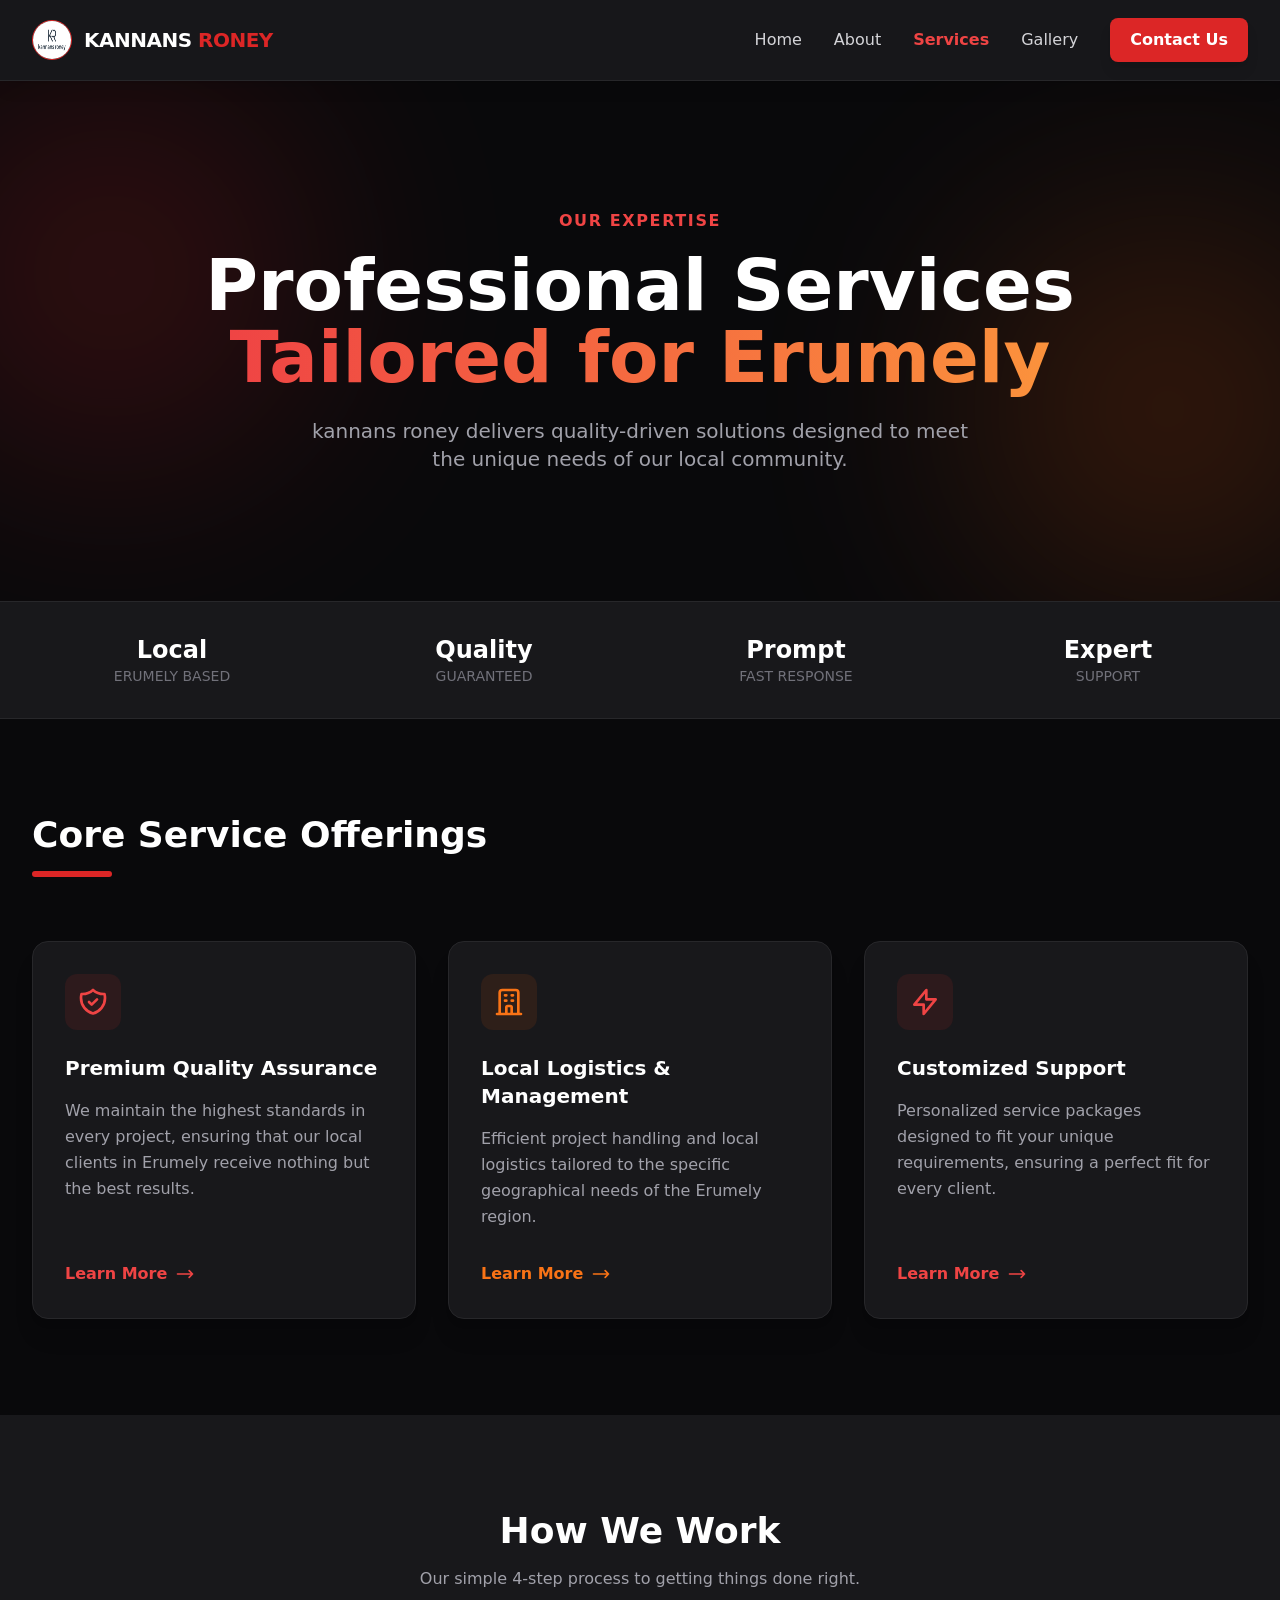
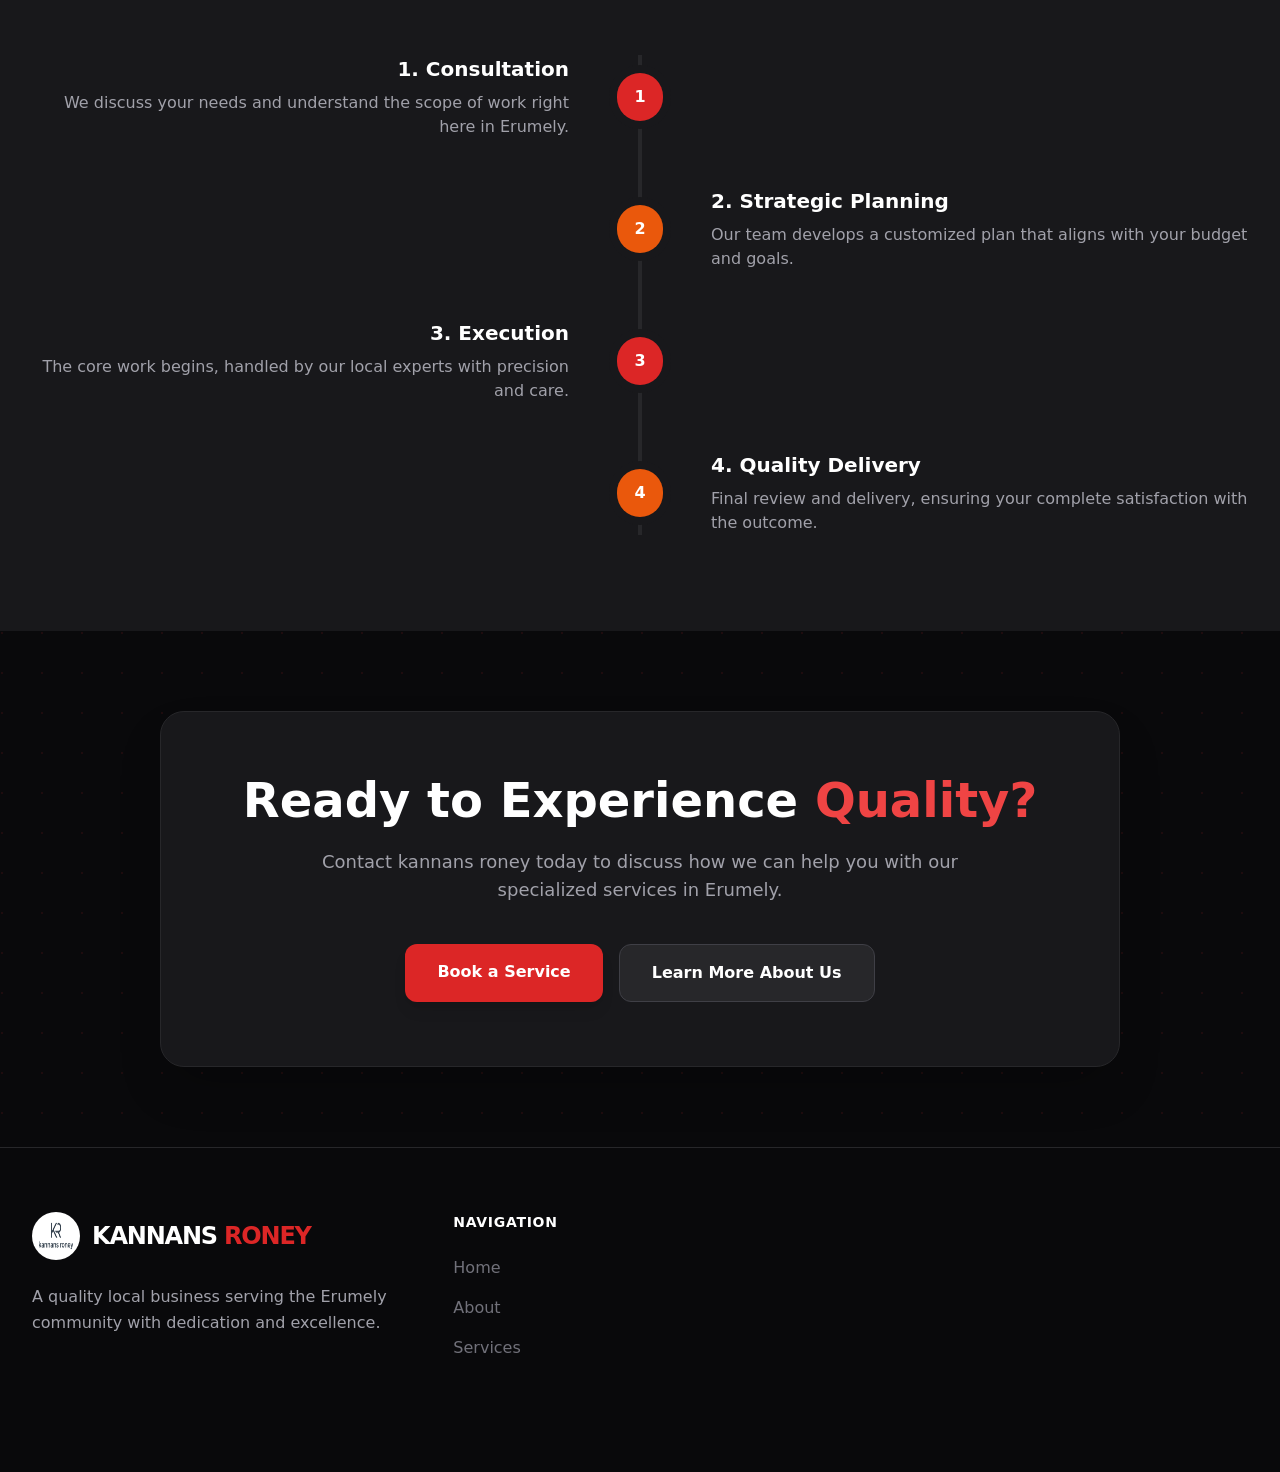
<file: services.html>
<!DOCTYPE html><html lang="en"><head>
  <meta charset="UTF-8">
  <meta name="viewport" content="width=device-width, initial-scale=1.0">
  <title>Services | kannans roney</title>
  
  <!-- SEO Meta Tags -->
  <meta name="description" content="Services offered by kannans roney: Professional services">
  <meta name="keywords" content="kannans roney">
  <meta name="author" content="kannans roney">
  <meta name="robots" content="index, follow">
  

  <!-- Open Graph / Facebook -->
  <meta property="og:type" content="website">
  <meta property="og:title" content="Services | kannans roney">
  <meta property="og:description" content="Services offered by kannans roney: Professional services">
  <meta property="og:site_name" content="kannans roney">
  
  

  <!-- Twitter -->
  <meta name="twitter:card" content="summary_large_image">
  <meta name="twitter:title" content="Services | kannans roney">
  <meta name="twitter:description" content="Services offered by kannans roney: Professional services">
  
  
  <!-- Favicon -->
  <link rel="icon" type="image/svg+xml" href="favicon.svg">
  
  <!-- JSON-LD Structured Data -->
  
  
  <link rel="preconnect" href="https://fonts.googleapis.com">
  <link rel="preconnect" href="https://fonts.gstatic.com" crossorigin="">
  <link href="https://fonts.googleapis.com/css2?family=Inter:wght@300;400;500;600;700;800&amp;family=Playfair+Display:wght@400;500;600;700&amp;display=swap" rel="stylesheet">
  <script>
    tailwind.config = {
      theme: {
        extend: {
          fontFamily: {
            sans: ['Inter', 'system-ui', 'sans-serif'],
            serif: ['Playfair Display', 'Georgia', 'serif'],
          },
        }
      }
    }
  </script>
  <style>
    html { scroll-behavior: smooth; }
    .animate-fade-in { animation: fadeIn 0.6s ease-out; }
    .animate-slide-up { animation: slideUp 0.6s ease-out; }
    .animate-scale-in { animation: scaleIn 0.5s ease-out; }
    @keyframes fadeIn { from { opacity: 0; } to { opacity: 1; } }
    @keyframes slideUp { from { opacity: 0; transform: translateY(30px); } to { opacity: 1; transform: translateY(0); } }
    @keyframes scaleIn { from { opacity: 0; transform: scale(0.95); } to { opacity: 1; transform: scale(1); } }
    .hover-lift { transition: transform 0.3s ease, box-shadow 0.3s ease; }
    .hover-lift:hover { transform: translateY(-8px); box-shadow: 0 20px 40px rgba(0,0,0,0.15); }
    /* Skip link for accessibility */
    .skip-link { position: absolute; left: -9999px; top: 0; z-index: 100000; padding: 8px 16px; background: #111; color: #fff; border-radius: 0 0 8px 0; }
    .skip-link:focus { left: 0; }
    /* Mobile menu helper: [data-mobile-menu] is hidden by default, shown when [data-mobile-menu-open] */
    /* !important beats Tailwind's .hidden utility which AI sometimes adds despite being told not to */
    [data-mobile-menu] { display: none !important; }
    [data-mobile-menu-open] [data-mobile-menu] { display: block !important; }
    @media (min-width: 768px) {
      [data-mobile-menu], [data-mobile-menu-open] [data-mobile-menu] { display: none !important; }
    }

    /* ---- Mobile safety net ----
       Protects generated pages when the model forgets responsive variants.
       Kept minimal and only triggers on small viewports so desktop layouts
       stay untouched. */
    html, body { overflow-x: hidden; }
    @supports (overflow-x: clip) {
      html, body { overflow-x: clip; } /* preserves position:sticky */
    }
    img, video, iframe { max-width: 100%; }
    @media (max-width: 640px) {
      /* Clamp oversize headings that ship without responsive variants */
      .text-6xl { font-size: 2.5rem !important; line-height: 1.15 !important; }
      .text-7xl { font-size: 2.75rem !important; line-height: 1.1 !important; }
      .text-8xl { font-size: 3rem !important; line-height: 1.05 !important; }
      .text-9xl { font-size: 3.25rem !important; line-height: 1 !important; }
      /* Trim excessive section padding on phones */
      .px-16, .px-20, .px-24, .px-28, .px-32 { padding-left: 1.25rem !important; padding-right: 1.25rem !important; }
      .py-24, .py-28, .py-32, .py-36, .py-40 { padding-top: 3.5rem !important; padding-bottom: 3.5rem !important; }
      /* Full-viewport heroes shouldn't require scrolling to see CTA */
      .min-h-screen { min-height: 85vh !important; }
      /* Decorative blobs overflow on narrow screens — dial them back */
      .blur-3xl { filter: blur(48px); }
    }
  </style>
  <link rel="canonical" href="https://akhilsivanand5000.github.io/kannans-roney-monsqq3q/services.html">
  <meta property="og:url" content="https://akhilsivanand5000.github.io/kannans-roney-monsqq3q/services.html">
  <meta property="og:image" content="https://akhilsivanand5000.github.io/kannans-roney-monsqq3q/images/ai-logo-1777693222249.jpg">
  <meta name="twitter:image" content="https://akhilsivanand5000.github.io/kannans-roney-monsqq3q/images/ai-logo-1777693222249.jpg">
  <script type="application/ld+json">
{
  "@context": "https://schema.org",
  "@type": "LocalBusiness",
  "name": "kannans roney",
  "url": "https://akhilsivanand5000.github.io/kannans-roney-monsqq3q/services.html",
  "image": "https://akhilsivanand5000.github.io/kannans-roney-monsqq3q/images/ai-logo-1777693222249.jpg",
  "address": {
    "@type": "PostalAddress",
    "streetAddress": "erumely"
  }
}
  </script>
<link rel="preload" as="style" href="styles.css"><link rel="stylesheet" href="styles.css"></head>
<body class="bg-zinc-900 text-white">
<a href="#main-content" class="skip-link">Skip to main content</a>
<!-- Navigation -->
<nav class="sticky top-0 z-50 bg-zinc-900/80 backdrop-blur-md border-b border-zinc-800 shadow-lg">
  <div class="max-w-7xl mx-auto px-4 sm:px-6 lg:px-8">
    <div class="flex justify-between items-center h-20">
      <div class="flex items-center">
        <a href="index.html" class="flex items-center gap-3 group">
          <img src="images/ai-logo-1777693222249.jpg" alt="kannans roney logo" class="h-10 w-10 rounded-full border border-red-600 group-hover:scale-110 transition-transform duration-300">
          <span class="text-xl font-bold text-white tracking-tight uppercase">kannans <span class="text-red-600">roney</span></span>
        </a>
      </div>
      
      <!-- Desktop Menu -->
      <div class="hidden md:flex items-center space-x-8">
        <a href="index.html" class="text-zinc-300 hover:text-red-500 font-medium transition-colors">Home</a>
        <a href="about.html" class="text-zinc-300 hover:text-red-500 font-medium transition-colors">About</a>
        <a href="services.html" class="text-red-500 font-bold transition-colors">Services</a>
        <a href="gallery.html" class="text-zinc-300 hover:text-red-500 font-medium transition-colors">Gallery</a>
        <a href="contact.html" class="bg-red-600 hover:bg-red-700 text-white px-5 py-2.5 rounded-lg font-bold transition-all transform hover:-translate-y-0.5 shadow-lg">Contact Us</a>
      </div>

      <!-- Mobile Hamburger -->
      <button type="button" data-menu-toggle="" aria-label="Toggle menu" aria-expanded="false" class="md:hidden p-2 text-zinc-400 hover:text-white transition-colors">
        <svg class="w-8 h-8" fill="none" stroke="currentColor" viewBox="0 0 24 24"><path stroke-linecap="round" stroke-linejoin="round" stroke-width="2" d="M4 6h16M4 12h16m-7 6h7"></path></svg>
      </button>
    </div>
  </div>

  <!-- Mobile Menu -->
  <div data-mobile-menu="" class="md:hidden bg-zinc-900 border-b border-zinc-800 px-4 py-6 space-y-4">
    <a href="index.html" class="block text-zinc-300 hover:text-red-500 text-lg font-medium">Home</a>
    <a href="about.html" class="block text-zinc-300 hover:text-red-500 text-lg font-medium">About</a>
    <a href="services.html" class="block text-red-500 text-lg font-bold">Services</a>
    <a href="gallery.html" class="block text-zinc-300 hover:text-red-500 text-lg font-medium">Gallery</a>
    <a href="contact.html" class="block bg-red-600 text-white text-center py-3 rounded-lg font-bold">Contact Us</a>
  </div>
</nav>

<main id="main-content" tabindex="-1">
  <!-- Page Header -->
  <section class="relative bg-zinc-950 py-20 md:py-32 overflow-hidden">
    <div class="absolute inset-0 opacity-20">
      <div class="absolute top-0 -left-20 w-96 h-96 bg-red-600 rounded-full blur-[120px]"></div>
      <div class="absolute bottom-0 -right-20 w-96 h-96 bg-orange-600 rounded-full blur-[120px]"></div>
    </div>
    <div class="relative max-w-7xl mx-auto px-4 sm:px-6 lg:px-8 text-center">
      <span class="inline-block text-red-500 font-bold tracking-widest uppercase mb-4 animate-pulse">Our Expertise</span>
      <h1 class="text-4xl sm:text-5xl md:text-7xl font-bold text-white mb-6 leading-tight">
        Professional Services <br class="hidden md:block"> <span class="text-transparent bg-clip-text bg-gradient-to-r from-red-500 to-orange-400">Tailored for Erumely</span>
      </h1>
      <p class="text-zinc-400 text-lg md:text-xl max-w-2xl mx-auto leading-relaxed">
        kannans roney delivers quality-driven solutions designed to meet the unique needs of our local community.
      </p>
    </div>
  </section>

  <!-- Trust Bar -->
  <section data-section-pattern="trust_bar_local" class="bg-zinc-900 border-y border-zinc-800 py-8">
    <div class="max-w-7xl mx-auto px-4 sm:px-6 lg:px-8">
      <div class="grid grid-cols-2 md:grid-cols-4 gap-8 items-center text-center">
        <div class="flex flex-col">
          <span class="text-2xl font-bold text-white">Local</span>
          <span class="text-zinc-500 text-sm uppercase">Erumely Based</span>
        </div>
        <div class="flex flex-col">
          <span class="text-2xl font-bold text-white">Quality</span>
          <span class="text-zinc-500 text-sm uppercase">Guaranteed</span>
        </div>
        <div class="flex flex-col">
          <span class="text-2xl font-bold text-white">Prompt</span>
          <span class="text-zinc-500 text-sm uppercase">Fast Response</span>
        </div>
        <div class="flex flex-col">
          <span class="text-2xl font-bold text-white">Expert</span>
          <span class="text-zinc-500 text-sm uppercase">Support</span>
        </div>
      </div>
    </div>
  </section>

  <!-- Services Grid -->
  <section data-section-pattern="service_card_grid" class="bg-zinc-950 py-16 md:py-24">
    <div class="max-w-7xl mx-auto px-4 sm:px-6 lg:px-8">
      <div class="mb-16 text-center md:text-left">
        <h2 class="text-3xl md:text-4xl font-bold text-white mb-4">Core Service Offerings</h2>
        <div class="h-1.5 w-20 bg-red-600 rounded-full mx-auto md:mx-0"></div>
      </div>

      <div class="grid grid-cols-1 sm:grid-cols-2 lg:grid-cols-3 gap-8">
        <!-- Service Card 1 -->
        <div class="group bg-zinc-900 p-8 rounded-2xl border border-zinc-800 hover:border-red-500/50 transition-all duration-300 shadow-xl flex flex-col h-full">
          <div class="w-14 h-14 bg-red-600/10 rounded-xl flex items-center justify-center mb-6 group-hover:scale-110 transition-transform">
            <svg class="w-8 h-8 text-red-500" fill="none" stroke="currentColor" viewBox="0 0 24 24"><path stroke-linecap="round" stroke-linejoin="round" stroke-width="2" d="M9 12l2 2 4-4m5.618-4.016A11.955 11.955 0 0112 2.944a11.955 11.955 0 01-8.618 3.04A12.02 12.02 0 003 9c0 5.591 3.824 10.29 9 11.622 5.176-1.332 9-6.03 9-11.622 0-1.042-.133-2.052-.382-3.016z"></path></svg>
          </div>
          <h3 class="text-xl font-semibold text-white mb-4">Premium Quality Assurance</h3>
          <p class="text-zinc-400 mb-8 flex-grow leading-relaxed">We maintain the highest standards in every project, ensuring that our local clients in Erumely receive nothing but the best results.</p>
          <a href="contact.html" class="inline-flex items-center text-red-500 font-bold hover:text-red-400 transition-colors">
            Learn More
            <svg class="w-5 h-5 ml-2" fill="none" stroke="currentColor" viewBox="0 0 24 24"><path stroke-linecap="round" stroke-linejoin="round" stroke-width="2" d="M17 8l4 4m0 0l-4 4m4-4H3"></path></svg>
          </a>
        </div>

        <!-- Service Card 2 -->
        <div class="group bg-zinc-900 p-8 rounded-2xl border border-zinc-800 hover:border-orange-500/50 transition-all duration-300 shadow-xl flex flex-col h-full">
          <div class="w-14 h-14 bg-orange-600/10 rounded-xl flex items-center justify-center mb-6 group-hover:scale-110 transition-transform">
            <svg class="w-8 h-8 text-orange-500" fill="none" stroke="currentColor" viewBox="0 0 24 24"><path stroke-linecap="round" stroke-linejoin="round" stroke-width="2" d="M19 21V5a2 2 0 00-2-2H7a2 2 0 00-2 2v16m14 0h2m-2 0h-5m-9 0H3m2 0h5M9 7h1m-1 4h1m4-4h1m-1 4h1m-5 10v-5a1 1 0 011-1h2a1 1 0 011 1v5m-4 0h4"></path></svg>
          </div>
          <h3 class="text-xl font-semibold text-white mb-4">Local Logistics &amp; Management</h3>
          <p class="text-zinc-400 mb-8 flex-grow leading-relaxed">Efficient project handling and local logistics tailored to the specific geographical needs of the Erumely region.</p>
          <a href="contact.html" class="inline-flex items-center text-orange-500 font-bold hover:text-orange-400 transition-colors">
            Learn More
            <svg class="w-5 h-5 ml-2" fill="none" stroke="currentColor" viewBox="0 0 24 24"><path stroke-linecap="round" stroke-linejoin="round" stroke-width="2" d="M17 8l4 4m0 0l-4 4m4-4H3"></path></svg>
          </a>
        </div>

        <!-- Service Card 3 -->
        <div class="group bg-zinc-900 p-8 rounded-2xl border border-zinc-800 hover:border-red-500/50 transition-all duration-300 shadow-xl flex flex-col h-full">
          <div class="w-14 h-14 bg-red-600/10 rounded-xl flex items-center justify-center mb-6 group-hover:scale-110 transition-transform">
            <svg class="w-8 h-8 text-red-500" fill="none" stroke="currentColor" viewBox="0 0 24 24"><path stroke-linecap="round" stroke-linejoin="round" stroke-width="2" d="M13 10V3L4 14h7v7l9-11h-7z"></path></svg>
          </div>
          <h3 class="text-xl font-semibold text-white mb-4">Customized Support</h3>
          <p class="text-zinc-400 mb-8 flex-grow leading-relaxed">Personalized service packages designed to fit your unique requirements, ensuring a perfect fit for every client.</p>
          <a href="contact.html" class="inline-flex items-center text-red-500 font-bold hover:text-red-400 transition-colors">
            Learn More
            <svg class="w-5 h-5 ml-2" fill="none" stroke="currentColor" viewBox="0 0 24 24"><path stroke-linecap="round" stroke-linejoin="round" stroke-width="2" d="M17 8l4 4m0 0l-4 4m4-4H3"></path></svg>
          </a>
        </div>
      </div>
    </div>
  </section>

  <!-- Process Timeline -->
  <section data-section-pattern="process_timeline" class="bg-zinc-900 py-16 md:py-24">
    <div class="max-w-7xl mx-auto px-4 sm:px-6 lg:px-8">
      <div class="text-center mb-16">
        <h2 class="text-3xl md:text-4xl font-bold text-white mb-4">How We Work</h2>
        <p class="text-zinc-400">Our simple 4-step process to getting things done right.</p>
      </div>

      <div class="relative">
        <!-- Vertical Line (Desktop) -->
        <div class="hidden md:block absolute left-1/2 transform -translate-x-1/2 h-full w-1 bg-zinc-800"></div>
        
        <div class="space-y-12 relative">
          <!-- Step 1 -->
          <div class="flex flex-col md:flex-row items-center">
            <div class="md:w-1/2 md:pr-12 text-center md:text-right mb-6 md:mb-0">
              <h3 class="text-xl font-bold text-white mb-2">1. Consultation</h3>
              <p class="text-zinc-400">We discuss your needs and understand the scope of work right here in Erumely.</p>
            </div>
            <div class="z-10 w-12 h-12 bg-red-600 rounded-full flex items-center justify-center text-white font-bold ring-8 ring-zinc-900">1</div>
            <div class="md:w-1/2 md:pl-12"></div>
          </div>

          <!-- Step 2 -->
          <div class="flex flex-col md:flex-row items-center">
            <div class="md:w-1/2 md:pr-12"></div>
            <div class="z-10 w-12 h-12 bg-orange-600 rounded-full flex items-center justify-center text-white font-bold ring-8 ring-zinc-900">2</div>
            <div class="md:w-1/2 md:pl-12 text-center md:text-left mt-6 md:mt-0">
              <h3 class="text-xl font-bold text-white mb-2">2. Strategic Planning</h3>
              <p class="text-zinc-400">Our team develops a customized plan that aligns with your budget and goals.</p>
            </div>
          </div>

          <!-- Step 3 -->
          <div class="flex flex-col md:flex-row items-center">
            <div class="md:w-1/2 md:pr-12 text-center md:text-right mb-6 md:mb-0">
              <h3 class="text-xl font-bold text-white mb-2">3. Execution</h3>
              <p class="text-zinc-400">The core work begins, handled by our local experts with precision and care.</p>
            </div>
            <div class="z-10 w-12 h-12 bg-red-600 rounded-full flex items-center justify-center text-white font-bold ring-8 ring-zinc-900">3</div>
            <div class="md:w-1/2 md:pl-12"></div>
          </div>

          <!-- Step 4 -->
          <div class="flex flex-col md:flex-row items-center">
            <div class="md:w-1/2 md:pr-12"></div>
            <div class="z-10 w-12 h-12 bg-orange-600 rounded-full flex items-center justify-center text-white font-bold ring-8 ring-zinc-900">4</div>
            <div class="md:w-1/2 md:pl-12 text-center md:text-left mt-6 md:mt-0">
              <h3 class="text-xl font-bold text-white mb-2">4. Quality Delivery</h3>
              <p class="text-zinc-400">Final review and delivery, ensuring your complete satisfaction with the outcome.</p>
            </div>
          </div>
        </div>
      </div>
    </div>
  </section>

  <!-- CTA Section -->
  <section class="bg-zinc-950 py-20 overflow-hidden relative">
    <div class="absolute inset-0 opacity-10">
      <div class="absolute inset-0" style="background-image: radial-gradient(circle at 2px 2px, #dc2626 1px, transparent 0); background-size: 40px 40px;"></div>
    </div>
    <div class="relative max-w-5xl mx-auto px-4 sm:px-6 lg:px-8 text-center">
      <div class="bg-zinc-900 p-12 md:p-16 rounded-3xl border border-zinc-800 shadow-2xl">
        <h2 class="text-3xl md:text-5xl font-bold text-white mb-6">Ready to Experience <span class="text-red-500">Quality?</span></h2>
        <p class="text-zinc-400 text-lg mb-10 max-w-2xl mx-auto">
          Contact kannans roney today to discuss how we can help you with our specialized services in Erumely.
        </p>
        <div class="flex flex-col sm:flex-row gap-4 justify-center">
          <a href="contact.html" class="px-8 py-4 bg-red-600 hover:bg-red-700 text-white font-bold rounded-xl transition-all shadow-lg hover:shadow-red-900/40">
            Book a Service
          </a>
          <a href="about.html" class="px-8 py-4 bg-zinc-800 hover:bg-zinc-700 text-white font-bold rounded-xl transition-all border border-zinc-700">
            Learn More About Us
          </a>
        </div>
      </div>
    </div>
  </section>
</main>

<!-- Footer -->
<footer class="bg-zinc-950 pt-16 pb-8 border-t border-zinc-800">
  <div class="max-w-7xl mx-auto px-4 sm:px-6 lg:px-8">
    <div class="grid grid-cols-1 md:grid-cols-3 gap-12 mb-16">
      <!-- Brand -->
      <div class="space-y-6">
        <a href="index.html" class="flex items-center gap-3">
          <img src="images/ai-logo-1777693222249.jpg" alt="kannans roney logo" class="h-12 w-12 rounded-full">
          <span class="text-2xl font-bold text-white uppercase tracking-tighter">kannans <span class="text-red-600">roney</span></span>
        </a>
        <p class="text-zinc-400 leading-relaxed max-w-sm">
          A quality local business serving the Erumely community with dedication and excellence.
        </p>
      </div>

      <!-- Quick Links -->
      <div>
        <h4 class="text-white font-bold mb-6 uppercase tracking-wider text-sm">Navigation</h4>
        <ul class="space-y-4">
          <li><a href="index.html" class="text-zinc-500 hover:text-red-500 transition-colors">Home</a></li>
          <li><a href="about.html" class="text-zinc-500 hover:text-red-500 transition-colors">About</a></li>
          <li><a href="services.html" class="text-zinc-500 hover:text-red-500 transition-colors">Services</a></li>
          <li></li></ul></div></div></div></footer></body></html>
</file>
<file: styles.css>
*,::before,::after{--tw-border-spacing-x:0;--tw-border-spacing-y:0;--tw-translate-x:0;--tw-translate-y:0;--tw-rotate:0;--tw-skew-x:0;--tw-skew-y:0;--tw-scale-x:1;--tw-scale-y:1;--tw-pan-x:;--tw-pan-y:;--tw-pinch-zoom:;--tw-scroll-snap-strictness:proximity;--tw-gradient-from-position:;--tw-gradient-via-position:;--tw-gradient-to-position:;--tw-ordinal:;--tw-slashed-zero:;--tw-numeric-figure:;--tw-numeric-spacing:;--tw-numeric-fraction:;--tw-ring-inset:;--tw-ring-offset-width:0px;--tw-ring-offset-color:#fff;--tw-ring-color:rgb(59 130 246 / 0.5);--tw-ring-offset-shadow:0 0 #0000;--tw-ring-shadow:0 0 #0000;--tw-shadow:0 0 #0000;--tw-shadow-colored:0 0 #0000;--tw-blur:;--tw-brightness:;--tw-contrast:;--tw-grayscale:;--tw-hue-rotate:;--tw-invert:;--tw-saturate:;--tw-sepia:;--tw-drop-shadow:;--tw-backdrop-blur:;--tw-backdrop-brightness:;--tw-backdrop-contrast:;--tw-backdrop-grayscale:;--tw-backdrop-hue-rotate:;--tw-backdrop-invert:;--tw-backdrop-opacity:;--tw-backdrop-saturate:;--tw-backdrop-sepia:;--tw-contain-size:;--tw-contain-layout:;--tw-contain-paint:;--tw-contain-style:;}::backdrop{--tw-border-spacing-x:0;--tw-border-spacing-y:0;--tw-translate-x:0;--tw-translate-y:0;--tw-rotate:0;--tw-skew-x:0;--tw-skew-y:0;--tw-scale-x:1;--tw-scale-y:1;--tw-pan-x:;--tw-pan-y:;--tw-pinch-zoom:;--tw-scroll-snap-strictness:proximity;--tw-gradient-from-position:;--tw-gradient-via-position:;--tw-gradient-to-position:;--tw-ordinal:;--tw-slashed-zero:;--tw-numeric-figure:;--tw-numeric-spacing:;--tw-numeric-fraction:;--tw-ring-inset:;--tw-ring-offset-width:0px;--tw-ring-offset-color:#fff;--tw-ring-color:rgb(59 130 246 / 0.5);--tw-ring-offset-shadow:0 0 #0000;--tw-ring-shadow:0 0 #0000;--tw-shadow:0 0 #0000;--tw-shadow-colored:0 0 #0000;--tw-blur:;--tw-brightness:;--tw-contrast:;--tw-grayscale:;--tw-hue-rotate:;--tw-invert:;--tw-saturate:;--tw-sepia:;--tw-drop-shadow:;--tw-backdrop-blur:;--tw-backdrop-brightness:;--tw-backdrop-contrast:;--tw-backdrop-grayscale:;--tw-backdrop-hue-rotate:;--tw-backdrop-invert:;--tw-backdrop-opacity:;--tw-backdrop-saturate:;--tw-backdrop-sepia:;--tw-contain-size:;--tw-contain-layout:;--tw-contain-paint:;--tw-contain-style:;}*,::before,::after{box-sizing:border-box;border-width:0;border-style:solid;border-color:#e5e7eb;}::before,::after{--tw-content:'';}html,:host{line-height:1.5;-webkit-text-size-adjust:100%;-moz-tab-size:4;-o-tab-size:4;tab-size:4;font-family:ui-sans-serif,system-ui,sans-serif,"Apple Color Emoji","Segoe UI Emoji","Segoe UI Symbol","Noto Color Emoji";font-feature-settings:normal;font-variation-settings:normal;-webkit-tap-highlight-color:transparent;}body{margin:0;line-height:inherit;}hr{height:0;color:inherit;border-top-width:1px;}abbr:where([title]){-webkit-text-decoration:underline dotted;text-decoration:underline dotted;}h1,h2,h3,h4,h5,h6{font-size:inherit;font-weight:inherit;}a{color:inherit;text-decoration:inherit;}b,strong{font-weight:bolder;}code,kbd,samp,pre{font-family:ui-monospace,SFMono-Regular,Menlo,Monaco,Consolas,"Liberation Mono","Courier New",monospace;font-feature-settings:normal;font-variation-settings:normal;font-size:1em;}small{font-size:80%;}sub,sup{font-size:75%;line-height:0;position:relative;vertical-align:baseline;}sub{bottom:-0.25em;}sup{top:-0.5em;}table{text-indent:0;border-color:inherit;border-collapse:collapse;}button,input,optgroup,select,textarea{font-family:inherit;font-feature-settings:inherit;font-variation-settings:inherit;font-size:100%;font-weight:inherit;line-height:inherit;letter-spacing:inherit;color:inherit;margin:0;padding:0;}button,select{text-transform:none;}button,input:where([type='button']),input:where([type='reset']),input:where([type='submit']){-webkit-appearance:button;background-color:transparent;background-image:none;}:-moz-focusring{outline:auto;}:-moz-ui-invalid{box-shadow:none;}progress{vertical-align:baseline;}::-webkit-inner-spin-button,::-webkit-outer-spin-button{height:auto;}[type='search']{-webkit-appearance:textfield;outline-offset:-2px;}::-webkit-search-decoration{-webkit-appearance:none;}::-webkit-file-upload-button{-webkit-appearance:button;font:inherit;}summary{display:list-item;}blockquote,dl,dd,h1,h2,h3,h4,h5,h6,hr,figure,p,pre{margin:0;}fieldset{margin:0;padding:0;}legend{padding:0;}ol,ul,menu{list-style:none;margin:0;padding:0;}dialog{padding:0;}textarea{resize:vertical;}input::-moz-placeholder,textarea::-moz-placeholder{opacity:1;color:#9ca3af;}input::placeholder,textarea::placeholder{opacity:1;color:#9ca3af;}button,[role="button"]{cursor:pointer;}:disabled{cursor:default;}img,svg,video,canvas,audio,iframe,embed,object{display:block;vertical-align:middle;}img,video{max-width:100%;height:auto;}[hidden]:where(:not([hidden="until-found"])){display:none;}.container{width:100%;}@media (min-width:640px){.container{max-width:640px;}}@media (min-width:768px){.container{max-width:768px;}}@media (min-width:1024px){.container{max-width:1024px;}}@media (min-width:1280px){.container{max-width:1280px;}}@media (min-width:1536px){.container{max-width:1536px;}}.sr-only{position:absolute;width:1px;height:1px;padding:0;margin:-1px;overflow:hidden;clip:rect(0,0,0,0);white-space:nowrap;border-width:0;}.fixed{position:fixed;}.absolute{position:absolute;}.relative{position:relative;}.sticky{position:sticky;}.inset-0{inset:0px;}.-bottom-10{bottom:-2.5rem;}.-bottom-24{bottom:-6rem;}.-left-10{left:-2.5rem;}.-left-20{left:-5rem;}.-left-24{left:-6rem;}.-right-10{right:-2.5rem;}.-right-20{right:-5rem;}.-right-24{right:-6rem;}.-top-10{top:-2.5rem;}.-top-24{top:-6rem;}.bottom-0{bottom:0px;}.left-1\/2{left:50%;}.left-12{left:3rem;}.right-0{right:0px;}.top-0{top:0px;}.top-6{top:1.5rem;}.z-10{z-index:10;}.z-50{z-index:50;}.order-1{order:1;}.order-2{order:2;}.col-span-1{grid-column:span 1 / span 1;}.mx-auto{margin-left:auto;margin-right:auto;}.mb-10{margin-bottom:2.5rem;}.mb-12{margin-bottom:3rem;}.mb-16{margin-bottom:4rem;}.mb-2{margin-bottom:0.5rem;}.mb-3{margin-bottom:0.75rem;}.mb-4{margin-bottom:1rem;}.mb-6{margin-bottom:1.5rem;}.mb-8{margin-bottom:2rem;}.ml-2{margin-left:0.5rem;}.mt-2{margin-top:0.5rem;}.mt-20{margin-top:5rem;}.mt-4{margin-top:1rem;}.mt-6{margin-top:1.5rem;}.mt-8{margin-top:2rem;}.block{display:block;}.inline-block{display:inline-block;}.flex{display:flex;}.inline-flex{display:inline-flex;}.grid{display:grid;}.hidden{display:none;}.aspect-square{aspect-ratio:1 / 1;}.aspect-video{aspect-ratio:16 / 9;}.h-0\.5{height:0.125rem;}.h-1\.5{height:0.375rem;}.h-10{height:2.5rem;}.h-12{height:3rem;}.h-14{height:3.5rem;}.h-20{height:5rem;}.h-32{height:8rem;}.h-4{height:1rem;}.h-40{height:10rem;}.h-48{height:12rem;}.h-5{height:1.25rem;}.h-6{height:1.5rem;}.h-64{height:16rem;}.h-7{height:1.75rem;}.h-8{height:2rem;}.h-96{height:24rem;}.h-full{height:100%;}.min-h-screen{min-height:100vh;}.w-1{width:0.25rem;}.w-10{width:2.5rem;}.w-12{width:3rem;}.w-14{width:3.5rem;}.w-20{width:5rem;}.w-24{width:6rem;}.w-32{width:8rem;}.w-4{width:1rem;}.w-40{width:10rem;}.w-48{width:12rem;}.w-5{width:1.25rem;}.w-6{width:1.5rem;}.w-64{width:16rem;}.w-7{width:1.75rem;}.w-8{width:2rem;}.w-96{width:24rem;}.w-full{width:100%;}.max-w-2xl{max-width:42rem;}.max-w-4xl{max-width:56rem;}.max-w-5xl{max-width:64rem;}.max-w-7xl{max-width:80rem;}.max-w-sm{max-width:24rem;}.max-w-xl{max-width:36rem;}.max-w-xs{max-width:20rem;}.flex-shrink-0{flex-shrink:0;}.shrink-0{flex-shrink:0;}.flex-grow{flex-grow:1;}.-translate-x-1\/2{--tw-translate-x:-50%;transform:translate(var(--tw-translate-x),var(--tw-translate-y)) rotate(var(--tw-rotate)) skewX(var(--tw-skew-x)) skewY(var(--tw-skew-y)) scaleX(var(--tw-scale-x)) scaleY(var(--tw-scale-y));}.transform{transform:translate(var(--tw-translate-x),var(--tw-translate-y)) rotate(var(--tw-rotate)) skewX(var(--tw-skew-x)) skewY(var(--tw-skew-y)) scaleX(var(--tw-scale-x)) scaleY(var(--tw-scale-y));}@keyframes pulse{50%{opacity:.5;}}.animate-pulse{animation:pulse 2s cubic-bezier(0.4,0,0.6,1) infinite;}.select-none{-webkit-user-select:none;-moz-user-select:none;user-select:none;}.grid-cols-1{grid-template-columns:repeat(1,minmax(0,1fr));}.grid-cols-2{grid-template-columns:repeat(2,minmax(0,1fr));}.flex-col{flex-direction:column;}.items-start{align-items:flex-start;}.items-center{align-items:center;}.items-stretch{align-items:stretch;}.justify-center{justify-content:center;}.justify-between{justify-content:space-between;}.gap-12{gap:3rem;}.gap-16{gap:4rem;}.gap-2{gap:0.5rem;}.gap-3{gap:0.75rem;}.gap-4{gap:1rem;}.gap-8{gap:2rem;}.space-x-6>:not([hidden]) ~:not([hidden]){--tw-space-x-reverse:0;margin-right:calc(1.5rem * var(--tw-space-x-reverse));margin-left:calc(1.5rem * calc(1 - var(--tw-space-x-reverse)));}.space-x-8>:not([hidden]) ~:not([hidden]){--tw-space-x-reverse:0;margin-right:calc(2rem * var(--tw-space-x-reverse));margin-left:calc(2rem * calc(1 - var(--tw-space-x-reverse)));}.space-y-1>:not([hidden]) ~:not([hidden]){--tw-space-y-reverse:0;margin-top:calc(0.25rem * calc(1 - var(--tw-space-y-reverse)));margin-bottom:calc(0.25rem * var(--tw-space-y-reverse));}.space-y-12>:not([hidden]) ~:not([hidden]){--tw-space-y-reverse:0;margin-top:calc(3rem * calc(1 - var(--tw-space-y-reverse)));margin-bottom:calc(3rem * var(--tw-space-y-reverse));}.space-y-2>:not([hidden]) ~:not([hidden]){--tw-space-y-reverse:0;margin-top:calc(0.5rem * calc(1 - var(--tw-space-y-reverse)));margin-bottom:calc(0.5rem * var(--tw-space-y-reverse));}.space-y-4>:not([hidden]) ~:not([hidden]){--tw-space-y-reverse:0;margin-top:calc(1rem * calc(1 - var(--tw-space-y-reverse)));margin-bottom:calc(1rem * var(--tw-space-y-reverse));}.space-y-6>:not([hidden]) ~:not([hidden]){--tw-space-y-reverse:0;margin-top:calc(1.5rem * calc(1 - var(--tw-space-y-reverse)));margin-bottom:calc(1.5rem * var(--tw-space-y-reverse));}.overflow-hidden{overflow:hidden;}.rounded{border-radius:0.25rem;}.rounded-2xl{border-radius:1rem;}.rounded-3xl{border-radius:1.5rem;}.rounded-full{border-radius:9999px;}.rounded-lg{border-radius:0.5rem;}.rounded-md{border-radius:0.375rem;}.rounded-xl{border-radius:0.75rem;}.border{border-width:1px;}.border-2{border-width:2px;}.border-4{border-width:4px;}.border-y{border-top-width:1px;border-bottom-width:1px;}.border-b{border-bottom-width:1px;}.border-b-2{border-bottom-width:2px;}.border-l{border-left-width:1px;}.border-l-4{border-left-width:4px;}.border-t{border-top-width:1px;}.border-orange-500\/40{border-color:rgb(249 115 22 / 0.4);}.border-red-500{--tw-border-opacity:1;border-color:rgb(239 68 68 / var(--tw-border-opacity,1));}.border-red-500\/20{border-color:rgb(239 68 68 / 0.2);}.border-red-500\/30{border-color:rgb(239 68 68 / 0.3);}.border-red-500\/50{border-color:rgb(239 68 68 / 0.5);}.border-red-600{--tw-border-opacity:1;border-color:rgb(220 38 38 / var(--tw-border-opacity,1));}.border-white\/10{border-color:rgb(255 255 255 / 0.1);}.border-zinc-600{--tw-border-opacity:1;border-color:rgb(82 82 91 / var(--tw-border-opacity,1));}.border-zinc-700{--tw-border-opacity:1;border-color:rgb(63 63 70 / var(--tw-border-opacity,1));}.border-zinc-700\/50{border-color:rgb(63 63 70 / 0.5);}.border-zinc-800{--tw-border-opacity:1;border-color:rgb(39 39 42 / var(--tw-border-opacity,1));}.border-zinc-800\/50{border-color:rgb(39 39 42 / 0.5);}.border-zinc-900{--tw-border-opacity:1;border-color:rgb(24 24 27 / var(--tw-border-opacity,1));}.bg-orange-600{--tw-bg-opacity:1;background-color:rgb(234 88 12 / var(--tw-bg-opacity,1));}.bg-orange-600\/10{background-color:rgb(234 88 12 / 0.1);}.bg-red-500\/10{background-color:rgb(239 68 68 / 0.1);}.bg-red-500\/20{background-color:rgb(239 68 68 / 0.2);}.bg-red-600{--tw-bg-opacity:1;background-color:rgb(220 38 38 / var(--tw-bg-opacity,1));}.bg-red-600\/10{background-color:rgb(220 38 38 / 0.1);}.bg-transparent{background-color:transparent;}.bg-zinc-700{--tw-bg-opacity:1;background-color:rgb(63 63 70 / var(--tw-bg-opacity,1));}.bg-zinc-800{--tw-bg-opacity:1;background-color:rgb(39 39 42 / var(--tw-bg-opacity,1));}.bg-zinc-800\/30{background-color:rgb(39 39 42 / 0.3);}.bg-zinc-800\/50{background-color:rgb(39 39 42 / 0.5);}.bg-zinc-900{--tw-bg-opacity:1;background-color:rgb(24 24 27 / var(--tw-bg-opacity,1));}.bg-zinc-900\/40{background-color:rgb(24 24 27 / 0.4);}.bg-zinc-900\/80{background-color:rgb(24 24 27 / 0.8);}.bg-zinc-900\/90{background-color:rgb(24 24 27 / 0.9);}.bg-zinc-950{--tw-bg-opacity:1;background-color:rgb(9 9 11 / var(--tw-bg-opacity,1));}.bg-\[radial-gradient\(circle_at_top_right\2c _var\(--tw-gradient-stops\)\)\]{background-image:radial-gradient(circle at top right,var(--tw-gradient-stops));}.bg-gradient-to-br{background-image:linear-gradient(to bottom right,var(--tw-gradient-stops));}.bg-gradient-to-r{background-image:linear-gradient(to right,var(--tw-gradient-stops));}.bg-gradient-to-tr{background-image:linear-gradient(to top right,var(--tw-gradient-stops));}.from-orange-600{--tw-gradient-from:#ea580c var(--tw-gradient-from-position);--tw-gradient-to:rgb(234 88 12 / 0) var(--tw-gradient-to-position);--tw-gradient-stops:var(--tw-gradient-from),var(--tw-gradient-to);}.from-red-500{--tw-gradient-from:#ef4444 var(--tw-gradient-from-position);--tw-gradient-to:rgb(239 68 68 / 0) var(--tw-gradient-to-position);--tw-gradient-stops:var(--tw-gradient-from),var(--tw-gradient-to);}.from-red-600{--tw-gradient-from:#dc2626 var(--tw-gradient-from-position);--tw-gradient-to:rgb(220 38 38 / 0) var(--tw-gradient-to-position);--tw-gradient-stops:var(--tw-gradient-from),var(--tw-gradient-to);}.from-red-600\/20{--tw-gradient-from:rgb(220 38 38 / 0.2) var(--tw-gradient-from-position);--tw-gradient-to:rgb(220 38 38 / 0) var(--tw-gradient-to-position);--tw-gradient-stops:var(--tw-gradient-from),var(--tw-gradient-to);}.from-red-600\/30{--tw-gradient-from:rgb(220 38 38 / 0.3) var(--tw-gradient-from-position);--tw-gradient-to:rgb(220 38 38 / 0) var(--tw-gradient-to-position);--tw-gradient-stops:var(--tw-gradient-from),var(--tw-gradient-to);}.from-red-900\/20{--tw-gradient-from:rgb(127 29 29 / 0.2) var(--tw-gradient-from-position);--tw-gradient-to:rgb(127 29 29 / 0) var(--tw-gradient-to-position);--tw-gradient-stops:var(--tw-gradient-from),var(--tw-gradient-to);}.from-zinc-700{--tw-gradient-from:#3f3f46 var(--tw-gradient-from-position);--tw-gradient-to:rgb(63 63 70 / 0) var(--tw-gradient-to-position);--tw-gradient-stops:var(--tw-gradient-from),var(--tw-gradient-to);}.from-zinc-800{--tw-gradient-from:#27272a var(--tw-gradient-from-position);--tw-gradient-to:rgb(39 39 42 / 0) var(--tw-gradient-to-position);--tw-gradient-stops:var(--tw-gradient-from),var(--tw-gradient-to);}.from-zinc-900{--tw-gradient-from:#18181b var(--tw-gradient-from-position);--tw-gradient-to:rgb(24 24 27 / 0) var(--tw-gradient-to-position);--tw-gradient-stops:var(--tw-gradient-from),var(--tw-gradient-to);}.via-orange-600\/20{--tw-gradient-to:rgb(234 88 12 / 0)  var(--tw-gradient-to-position);--tw-gradient-stops:var(--tw-gradient-from),rgb(234 88 12 / 0.2) var(--tw-gradient-via-position),var(--tw-gradient-to);}.via-orange-950{--tw-gradient-to:rgb(67 20 7 / 0)  var(--tw-gradient-to-position);--tw-gradient-stops:var(--tw-gradient-from),#431407 var(--tw-gradient-via-position),var(--tw-gradient-to);}.via-zinc-900{--tw-gradient-to:rgb(24 24 27 / 0)  var(--tw-gradient-to-position);--tw-gradient-stops:var(--tw-gradient-from),#18181b var(--tw-gradient-via-position),var(--tw-gradient-to);}.to-orange-400{--tw-gradient-to:#fb923c var(--tw-gradient-to-position);}.to-orange-500{--tw-gradient-to:#f97316 var(--tw-gradient-to-position);}.to-orange-600{--tw-gradient-to:#ea580c var(--tw-gradient-to-position);}.to-orange-600\/20{--tw-gradient-to:rgb(234 88 12 / 0.2) var(--tw-gradient-to-position);}.to-red-900{--tw-gradient-to:#7f1d1d var(--tw-gradient-to-position);}.to-transparent{--tw-gradient-to:transparent var(--tw-gradient-to-position);}.to-zinc-800{--tw-gradient-to:#27272a var(--tw-gradient-to-position);}.to-zinc-900{--tw-gradient-to:#18181b var(--tw-gradient-to-position);}.bg-clip-text{-webkit-background-clip:text;background-clip:text;}.object-cover{-o-object-fit:cover;object-fit:cover;}.p-1{padding:0.25rem;}.p-12{padding:3rem;}.p-2{padding:0.5rem;}.p-6{padding:1.5rem;}.p-8{padding:2rem;}.px-10{padding-left:2.5rem;padding-right:2.5rem;}.px-2{padding-left:0.5rem;padding-right:0.5rem;}.px-3{padding-left:0.75rem;padding-right:0.75rem;}.px-32{padding-left:8rem;padding-right:8rem;}.px-4{padding-left:1rem;padding-right:1rem;}.px-5{padding-left:1.25rem;padding-right:1.25rem;}.px-8{padding-left:2rem;padding-right:2rem;}.py-1{padding-top:0.25rem;padding-bottom:0.25rem;}.py-1\.5{padding-top:0.375rem;padding-bottom:0.375rem;}.py-10{padding-top:2.5rem;padding-bottom:2.5rem;}.py-12{padding-top:3rem;padding-bottom:3rem;}.py-16{padding-top:4rem;padding-bottom:4rem;}.py-2{padding-top:0.5rem;padding-bottom:0.5rem;}.py-2\.5{padding-top:0.625rem;padding-bottom:0.625rem;}.py-20{padding-top:5rem;padding-bottom:5rem;}.py-3{padding-top:0.75rem;padding-bottom:0.75rem;}.py-4{padding-top:1rem;padding-bottom:1rem;}.py-40{padding-top:10rem;padding-bottom:10rem;}.py-5{padding-top:1.25rem;padding-bottom:1.25rem;}.py-6{padding-top:1.5rem;padding-bottom:1.5rem;}.py-8{padding-top:2rem;padding-bottom:2rem;}.pb-1{padding-bottom:0.25rem;}.pb-2{padding-bottom:0.5rem;}.pb-3{padding-bottom:0.75rem;}.pb-4{padding-bottom:1rem;}.pb-6{padding-bottom:1.5rem;}.pb-8{padding-bottom:2rem;}.pt-16{padding-top:4rem;}.pt-2{padding-top:0.5rem;}.pt-20{padding-top:5rem;}.pt-4{padding-top:1rem;}.pt-8{padding-top:2rem;}.text-center{text-align:center;}.text-2xl{font-size:1.5rem;line-height:2rem;}.text-3xl{font-size:1.875rem;line-height:2.25rem;}.text-4xl{font-size:2.25rem;line-height:2.5rem;}.text-5xl{font-size:3rem;line-height:1;}.text-6xl{font-size:3.75rem;line-height:1;}.text-7xl{font-size:4.5rem;line-height:1;}.text-8xl{font-size:6rem;line-height:1;}.text-9xl{font-size:8rem;line-height:1;}.text-base{font-size:1rem;line-height:1.5rem;}.text-lg{font-size:1.125rem;line-height:1.75rem;}.text-sm{font-size:0.875rem;line-height:1.25rem;}.text-xl{font-size:1.25rem;line-height:1.75rem;}.text-xs{font-size:0.75rem;line-height:1rem;}.font-black{font-weight:900;}.font-bold{font-weight:700;}.font-medium{font-weight:500;}.font-semibold{font-weight:600;}.uppercase{text-transform:uppercase;}.italic{font-style:italic;}.leading-relaxed{line-height:1.625;}.leading-tight{line-height:1.25;}.tracking-tight{letter-spacing:-0.025em;}.tracking-tighter{letter-spacing:-0.05em;}.tracking-wider{letter-spacing:0.05em;}.tracking-widest{letter-spacing:0.1em;}.text-orange-400{--tw-text-opacity:1;color:rgb(251 146 60 / var(--tw-text-opacity,1));}.text-orange-500{--tw-text-opacity:1;color:rgb(249 115 22 / var(--tw-text-opacity,1));}.text-red-500{--tw-text-opacity:1;color:rgb(239 68 68 / var(--tw-text-opacity,1));}.text-red-600{--tw-text-opacity:1;color:rgb(220 38 38 / var(--tw-text-opacity,1));}.text-transparent{color:transparent;}.text-white{--tw-text-opacity:1;color:rgb(255 255 255 / var(--tw-text-opacity,1));}.text-white\/10{color:rgb(255 255 255 / 0.1);}.text-zinc-200{--tw-text-opacity:1;color:rgb(228 228 231 / var(--tw-text-opacity,1));}.text-zinc-300{--tw-text-opacity:1;color:rgb(212 212 216 / var(--tw-text-opacity,1));}.text-zinc-400{--tw-text-opacity:1;color:rgb(161 161 170 / var(--tw-text-opacity,1));}.text-zinc-500{--tw-text-opacity:1;color:rgb(113 113 122 / var(--tw-text-opacity,1));}.opacity-10{opacity:0.1;}.opacity-20{opacity:0.2;}.shadow-2xl{--tw-shadow:0 25px 50px -12px rgb(0 0 0 / 0.25);--tw-shadow-colored:0 25px 50px -12px var(--tw-shadow-color);box-shadow:var(--tw-ring-offset-shadow,0 0 #0000),var(--tw-ring-shadow,0 0 #0000),var(--tw-shadow);}.shadow-lg{--tw-shadow:0 10px 15px -3px rgb(0 0 0 / 0.1),0 4px 6px -4px rgb(0 0 0 / 0.1);--tw-shadow-colored:0 10px 15px -3px var(--tw-shadow-color),0 4px 6px -4px var(--tw-shadow-color);box-shadow:var(--tw-ring-offset-shadow,0 0 #0000),var(--tw-ring-shadow,0 0 #0000),var(--tw-shadow);}.shadow-md{--tw-shadow:0 4px 6px -1px rgb(0 0 0 / 0.1),0 2px 4px -2px rgb(0 0 0 / 0.1);--tw-shadow-colored:0 4px 6px -1px var(--tw-shadow-color),0 2px 4px -2px var(--tw-shadow-color);box-shadow:var(--tw-ring-offset-shadow,0 0 #0000),var(--tw-ring-shadow,0 0 #0000),var(--tw-shadow);}.shadow-xl{--tw-shadow:0 20px 25px -5px rgb(0 0 0 / 0.1),0 8px 10px -6px rgb(0 0 0 / 0.1);--tw-shadow-colored:0 20px 25px -5px var(--tw-shadow-color),0 8px 10px -6px var(--tw-shadow-color);box-shadow:var(--tw-ring-offset-shadow,0 0 #0000),var(--tw-ring-shadow,0 0 #0000),var(--tw-shadow);}.shadow-orange-600\/20{--tw-shadow-color:rgb(234 88 12 / 0.2);--tw-shadow:var(--tw-shadow-colored);}.shadow-red-600\/20{--tw-shadow-color:rgb(220 38 38 / 0.2);--tw-shadow:var(--tw-shadow-colored);}.shadow-red-900\/40{--tw-shadow-color:rgb(127 29 29 / 0.4);--tw-shadow:var(--tw-shadow-colored);}.shadow-red-900\/5{--tw-shadow-color:rgb(127 29 29 / 0.05);--tw-shadow:var(--tw-shadow-colored);}.outline{outline-style:solid;}.ring-8{--tw-ring-offset-shadow:var(--tw-ring-inset) 0 0 0 var(--tw-ring-offset-width) var(--tw-ring-offset-color);--tw-ring-shadow:var(--tw-ring-inset) 0 0 0 calc(8px + var(--tw-ring-offset-width)) var(--tw-ring-color);box-shadow:var(--tw-ring-offset-shadow),var(--tw-ring-shadow),var(--tw-shadow,0 0 #0000);}.ring-zinc-900{--tw-ring-opacity:1;--tw-ring-color:rgb(24 24 27 / var(--tw-ring-opacity,1));}.blur{--tw-blur:blur(8px);filter:var(--tw-blur) var(--tw-brightness) var(--tw-contrast) var(--tw-grayscale) var(--tw-hue-rotate) var(--tw-invert) var(--tw-saturate) var(--tw-sepia) var(--tw-drop-shadow);}.blur-3xl{--tw-blur:blur(64px);filter:var(--tw-blur) var(--tw-brightness) var(--tw-contrast) var(--tw-grayscale) var(--tw-hue-rotate) var(--tw-invert) var(--tw-saturate) var(--tw-sepia) var(--tw-drop-shadow);}.blur-\[120px\]{--tw-blur:blur(120px);filter:var(--tw-blur) var(--tw-brightness) var(--tw-contrast) var(--tw-grayscale) var(--tw-hue-rotate) var(--tw-invert) var(--tw-saturate) var(--tw-sepia) var(--tw-drop-shadow);}.brightness-75{--tw-brightness:brightness(.75);filter:var(--tw-blur) var(--tw-brightness) var(--tw-contrast) var(--tw-grayscale) var(--tw-hue-rotate) var(--tw-invert) var(--tw-saturate) var(--tw-sepia) var(--tw-drop-shadow);}.contrast-125{--tw-contrast:contrast(1.25);filter:var(--tw-blur) var(--tw-brightness) var(--tw-contrast) var(--tw-grayscale) var(--tw-hue-rotate) var(--tw-invert) var(--tw-saturate) var(--tw-sepia) var(--tw-drop-shadow);}.grayscale{--tw-grayscale:grayscale(100%);filter:var(--tw-blur) var(--tw-brightness) var(--tw-contrast) var(--tw-grayscale) var(--tw-hue-rotate) var(--tw-invert) var(--tw-saturate) var(--tw-sepia) var(--tw-drop-shadow);}.filter{filter:var(--tw-blur) var(--tw-brightness) var(--tw-contrast) var(--tw-grayscale) var(--tw-hue-rotate) var(--tw-invert) var(--tw-saturate) var(--tw-sepia) var(--tw-drop-shadow);}.backdrop-blur-md{--tw-backdrop-blur:blur(12px);backdrop-filter:var(--tw-backdrop-blur) var(--tw-backdrop-brightness) var(--tw-backdrop-contrast) var(--tw-backdrop-grayscale) var(--tw-backdrop-hue-rotate) var(--tw-backdrop-invert) var(--tw-backdrop-opacity) var(--tw-backdrop-saturate) var(--tw-backdrop-sepia);}.backdrop-blur-sm{--tw-backdrop-blur:blur(4px);backdrop-filter:var(--tw-backdrop-blur) var(--tw-backdrop-brightness) var(--tw-backdrop-contrast) var(--tw-backdrop-grayscale) var(--tw-backdrop-hue-rotate) var(--tw-backdrop-invert) var(--tw-backdrop-opacity) var(--tw-backdrop-saturate) var(--tw-backdrop-sepia);}.transition{transition-property:color,background-color,border-color,text-decoration-color,fill,stroke,opacity,box-shadow,transform,filter,backdrop-filter;transition-timing-function:cubic-bezier(0.4,0,0.2,1);transition-duration:150ms;}.transition-all{transition-property:all;transition-timing-function:cubic-bezier(0.4,0,0.2,1);transition-duration:150ms;}.transition-colors{transition-property:color,background-color,border-color,text-decoration-color,fill,stroke;transition-timing-function:cubic-bezier(0.4,0,0.2,1);transition-duration:150ms;}.transition-transform{transition-property:transform;transition-timing-function:cubic-bezier(0.4,0,0.2,1);transition-duration:150ms;}.duration-300{transition-duration:300ms;}.skip-link{position:absolute;left:-9999px;top:0;z-index:100000;padding:8px 16px;background:#111;color:#fff;border-radius:0 0 8px 0;}.skip-link:focus{left:0;}[data-mobile-menu]{display:none !important;}[data-mobile-menu-open] [data-mobile-menu]{display:block !important;}@media (min-width:768px){[data-mobile-menu],[data-mobile-menu-open] [data-mobile-menu]{display:none !important;}}.animate-fade-in{animation:fadeIn 0.6s ease-out;}.animate-slide-up{animation:slideUp 0.6s ease-out;}.animate-scale-in{animation:scaleIn 0.5s ease-out;}.hover-lift{transition:transform 0.3s ease,box-shadow 0.3s ease;}.hover-lift:hover{transform:translateY(-8px);box-shadow:0 20px 40px rgba(0,0,0,0.15);}html{scroll-behavior:smooth;}@keyframes fadeIn{from{opacity:0;}to{opacity:1;}}@keyframes slideUp{from{opacity:0;transform:translateY(30px);}to{opacity:1;transform:translateY(0);}}@keyframes scaleIn{from{opacity:0;transform:scale(0.95);}to{opacity:1;transform:scale(1);}}html,body{overflow-x:hidden;}@supports (overflow-x:clip){html,body{overflow-x:clip;}}img,video,iframe{max-width:100%;}@media (max-width:640px){.text-6xl{font-size:2.5rem !important;line-height:1.15 !important;}.text-7xl{font-size:2.75rem !important;line-height:1.1 !important;}.text-8xl{font-size:3rem !important;line-height:1.05 !important;}.text-9xl{font-size:3.25rem !important;line-height:1 !important;}.px-16,.px-20,.px-24,.px-28,.px-32{padding-left:1.25rem !important;padding-right:1.25rem !important;}.py-24,.py-28,.py-32,.py-36,.py-40{padding-top:3.5rem !important;padding-bottom:3.5rem !important;}.min-h-screen{min-height:85vh !important;}.blur-3xl{filter:blur(48px);}}.hover\:-translate-y-0\.5:hover{--tw-translate-y:-0.125rem;transform:translate(var(--tw-translate-x),var(--tw-translate-y)) rotate(var(--tw-rotate)) skewX(var(--tw-skew-x)) skewY(var(--tw-skew-y)) scaleX(var(--tw-scale-x)) scaleY(var(--tw-scale-y));}.hover\:scale-105:hover{--tw-scale-x:1.05;--tw-scale-y:1.05;transform:translate(var(--tw-translate-x),var(--tw-translate-y)) rotate(var(--tw-rotate)) skewX(var(--tw-skew-x)) skewY(var(--tw-skew-y)) scaleX(var(--tw-scale-x)) scaleY(var(--tw-scale-y));}.hover\:border-orange-500:hover{--tw-border-opacity:1;border-color:rgb(249 115 22 / var(--tw-border-opacity,1));}.hover\:border-orange-500\/50:hover{border-color:rgb(249 115 22 / 0.5);}.hover\:border-red-500:hover{--tw-border-opacity:1;border-color:rgb(239 68 68 / var(--tw-border-opacity,1));}.hover\:border-red-500\/50:hover{border-color:rgb(239 68 68 / 0.5);}.hover\:border-white:hover{--tw-border-opacity:1;border-color:rgb(255 255 255 / var(--tw-border-opacity,1));}.hover\:bg-orange-500:hover{--tw-bg-opacity:1;background-color:rgb(249 115 22 / var(--tw-bg-opacity,1));}.hover\:bg-orange-600:hover{--tw-bg-opacity:1;background-color:rgb(234 88 12 / var(--tw-bg-opacity,1));}.hover\:bg-red-600:hover{--tw-bg-opacity:1;background-color:rgb(220 38 38 / var(--tw-bg-opacity,1));}.hover\:bg-red-700:hover{--tw-bg-opacity:1;background-color:rgb(185 28 28 / var(--tw-bg-opacity,1));}.hover\:bg-zinc-700:hover{--tw-bg-opacity:1;background-color:rgb(63 63 70 / var(--tw-bg-opacity,1));}.hover\:bg-zinc-800:hover{--tw-bg-opacity:1;background-color:rgb(39 39 42 / var(--tw-bg-opacity,1));}.hover\:from-red-500:hover{--tw-gradient-from:#ef4444 var(--tw-gradient-from-position);--tw-gradient-to:rgb(239 68 68 / 0) var(--tw-gradient-to-position);--tw-gradient-stops:var(--tw-gradient-from),var(--tw-gradient-to);}.hover\:to-orange-400:hover{--tw-gradient-to:#fb923c var(--tw-gradient-to-position);}.hover\:text-orange-400:hover{--tw-text-opacity:1;color:rgb(251 146 60 / var(--tw-text-opacity,1));}.hover\:text-red-400:hover{--tw-text-opacity:1;color:rgb(248 113 113 / var(--tw-text-opacity,1));}.hover\:text-red-500:hover{--tw-text-opacity:1;color:rgb(239 68 68 / var(--tw-text-opacity,1));}.hover\:text-white:hover{--tw-text-opacity:1;color:rgb(255 255 255 / var(--tw-text-opacity,1));}.hover\:underline:hover{text-decoration-line:underline;}.hover\:shadow-\[0_0_30px_rgba\(220\2c 38\2c 38\2c 0\.15\)\]:hover{--tw-shadow:0 0 30px rgba(220,38,38,0.15);--tw-shadow-colored:0 0 30px var(--tw-shadow-color);box-shadow:var(--tw-ring-offset-shadow,0 0 #0000),var(--tw-ring-shadow,0 0 #0000),var(--tw-shadow);}.hover\:shadow-\[0_0_30px_rgba\(249\2c 115\2c 22\2c 0\.15\)\]:hover{--tw-shadow:0 0 30px rgba(249,115,22,0.15);--tw-shadow-colored:0 0 30px var(--tw-shadow-color);box-shadow:var(--tw-ring-offset-shadow,0 0 #0000),var(--tw-ring-shadow,0 0 #0000),var(--tw-shadow);}.hover\:shadow-\[0_10px_40px_-10px_rgba\(239\2c 68\2c 68\2c 0\.8\)\]:hover{--tw-shadow:0 10px 40px -10px rgba(239,68,68,0.8);--tw-shadow-colored:0 10px 40px -10px var(--tw-shadow-color);box-shadow:var(--tw-ring-offset-shadow,0 0 #0000),var(--tw-ring-shadow,0 0 #0000),var(--tw-shadow);}.hover\:shadow-orange-900\/30:hover{--tw-shadow-color:rgb(124 45 18 / 0.3);--tw-shadow:var(--tw-shadow-colored);}.hover\:shadow-red-900\/20:hover{--tw-shadow-color:rgb(127 29 29 / 0.2);--tw-shadow:var(--tw-shadow-colored);}.hover\:shadow-red-900\/40:hover{--tw-shadow-color:rgb(127 29 29 / 0.4);--tw-shadow:var(--tw-shadow-colored);}.focus\:not-sr-only:focus{position:static;width:auto;height:auto;padding:0;margin:0;overflow:visible;clip:auto;white-space:normal;}.group:hover .group-hover\:scale-105{--tw-scale-x:1.05;--tw-scale-y:1.05;transform:translate(var(--tw-translate-x),var(--tw-translate-y)) rotate(var(--tw-rotate)) skewX(var(--tw-skew-x)) skewY(var(--tw-skew-y)) scaleX(var(--tw-scale-x)) scaleY(var(--tw-scale-y));}.group:hover .group-hover\:scale-110{--tw-scale-x:1.1;--tw-scale-y:1.1;transform:translate(var(--tw-translate-x),var(--tw-translate-y)) rotate(var(--tw-rotate)) skewX(var(--tw-skew-x)) skewY(var(--tw-skew-y)) scaleX(var(--tw-scale-x)) scaleY(var(--tw-scale-y));}.group:hover .group-hover\:text-red-500{--tw-text-opacity:1;color:rgb(239 68 68 / var(--tw-text-opacity,1));}@media (min-width:640px){.sm\:col-span-2{grid-column:span 2 / span 2;}.sm\:grid-cols-2{grid-template-columns:repeat(2,minmax(0,1fr));}.sm\:flex-row{flex-direction:row;}.sm\:px-3{padding-left:0.75rem;padding-right:0.75rem;}.sm\:px-6{padding-left:1.5rem;padding-right:1.5rem;}.sm\:text-5xl{font-size:3rem;line-height:1;}}@media (min-width:768px){.md\:col-span-2{grid-column:span 2 / span 2;}.md\:mx-0{margin-left:0px;margin-right:0px;}.md\:mb-0{margin-bottom:0px;}.md\:mt-0{margin-top:0px;}.md\:block{display:block;}.md\:flex{display:flex;}.md\:hidden{display:none;}.md\:aspect-auto{aspect-ratio:auto;}.md\:h-\[600px\]{height:600px;}.md\:w-1\/2{width:50%;}.md\:grid-cols-3{grid-template-columns:repeat(3,minmax(0,1fr));}.md\:grid-cols-4{grid-template-columns:repeat(4,minmax(0,1fr));}.md\:flex-row{flex-direction:row;}.md\:p-12{padding:3rem;}.md\:p-16{padding:4rem;}.md\:py-20{padding-top:5rem;padding-bottom:5rem;}.md\:py-24{padding-top:6rem;padding-bottom:6rem;}.md\:py-28{padding-top:7rem;padding-bottom:7rem;}.md\:py-32{padding-top:8rem;padding-bottom:8rem;}.md\:pl-12{padding-left:3rem;}.md\:pr-12{padding-right:3rem;}.md\:text-left{text-align:left;}.md\:text-right{text-align:right;}.md\:text-2xl{font-size:1.5rem;line-height:2rem;}.md\:text-4xl{font-size:2.25rem;line-height:2.5rem;}.md\:text-5xl{font-size:3rem;line-height:1;}.md\:text-6xl{font-size:3.75rem;line-height:1;}.md\:text-7xl{font-size:4.5rem;line-height:1;}.md\:text-xl{font-size:1.25rem;line-height:1.75rem;}}@media (min-width:1024px){.lg\:order-1{order:1;}.lg\:order-2{order:2;}.lg\:col-span-1{grid-column:span 1 / span 1;}.lg\:w-1\/3{width:33.333333%;}.lg\:w-2\/3{width:66.666667%;}.lg\:grid-cols-2{grid-template-columns:repeat(2,minmax(0,1fr));}.lg\:grid-cols-3{grid-template-columns:repeat(3,minmax(0,1fr));}.lg\:flex-row{flex-direction:row;}.lg\:px-8{padding-left:2rem;padding-right:2rem;}}
</file>
